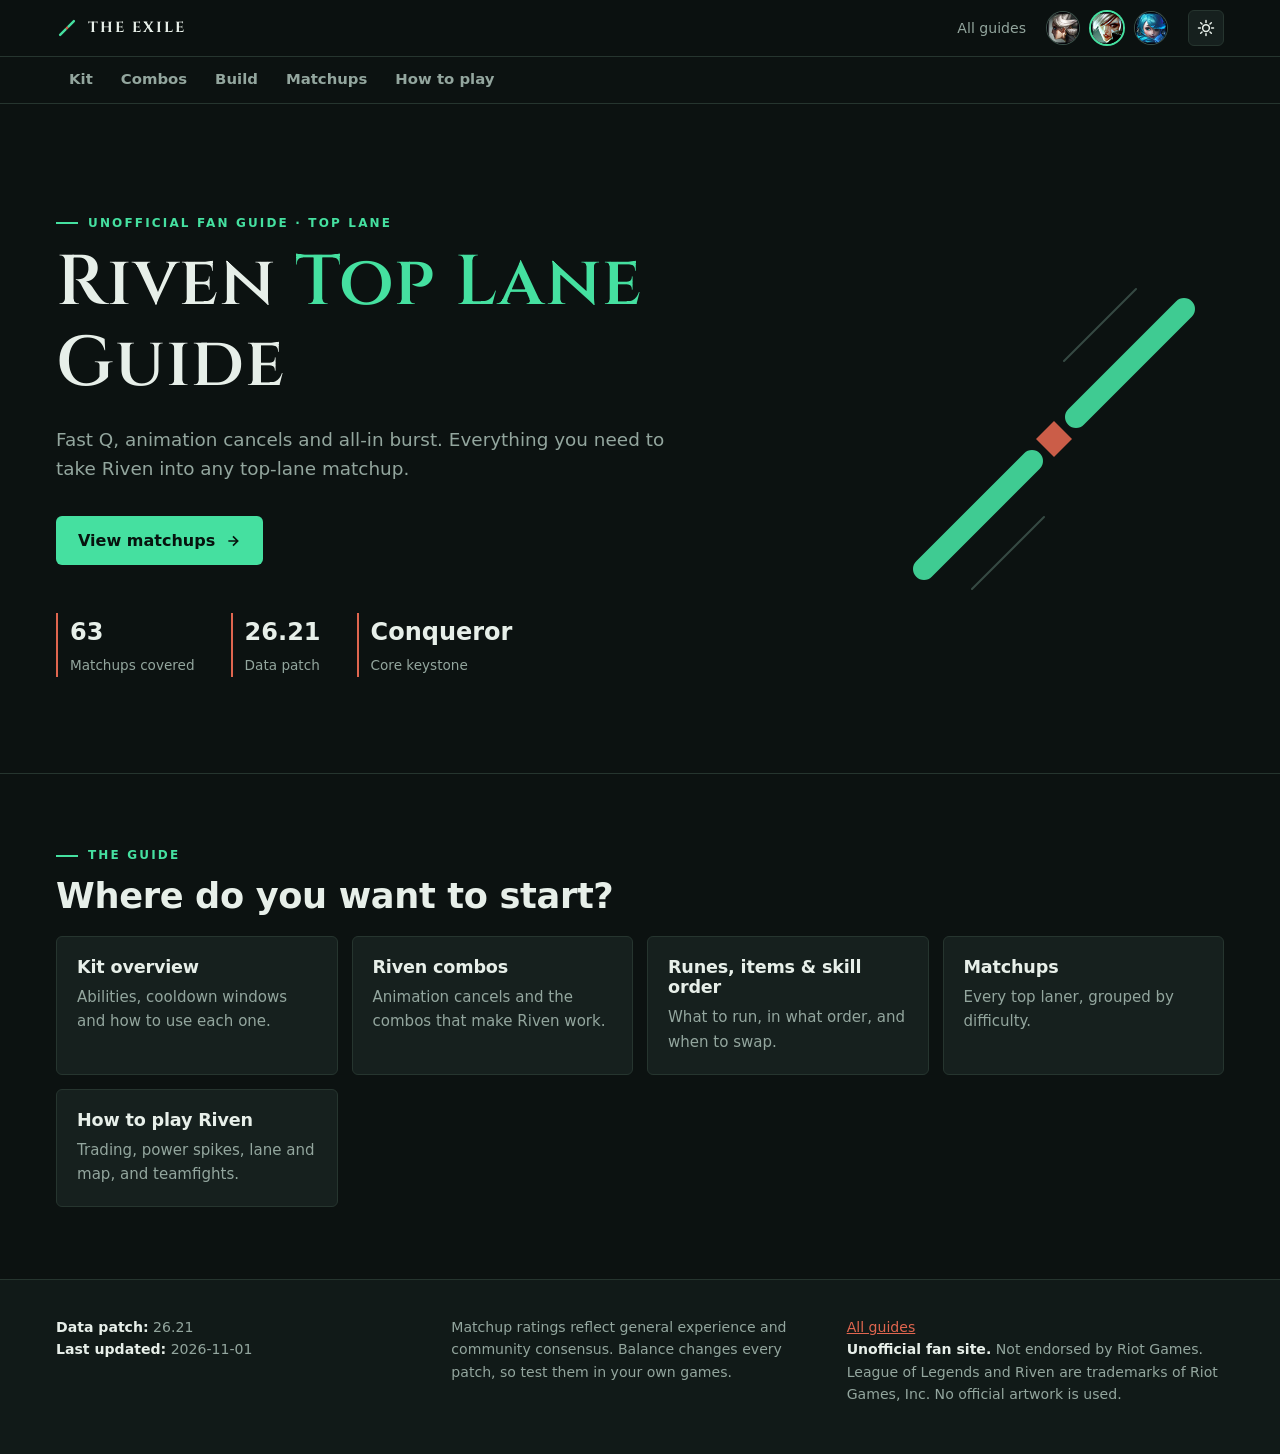
<file: index.html>
<!doctype html>
<html lang="en" data-theme="dark">
<head>
<meta charset="utf-8">
<meta name="viewport" content="width=device-width, initial-scale=1">
<title>Riven Top Guide</title>
<meta name="description" content="A Riven top lane guide: runes, build, combos and a difficulty board for every matchup with setup, lane plan and win condition.">
<meta name="theme-color" content="#0c1211">
<!-- Preview card for links shared on Discord, Reddit, Twitter/X -->
<meta property="og:type" content="website">
<meta property="og:url" content="https://holymolystar.github.io/riven-guide/">
<meta property="og:title" content="Riven Top Lane Guide">
<meta property="og:description" content="Runes, build, combos and every top-lane matchup for Riven.">
<meta property="og:image" content="https://holymolystar.github.io/riven-guide/og-image.png">
<meta property="og:image:width" content="1200">
<meta property="og:image:height" content="630">
<meta name="twitter:card" content="summary_large_image">
<meta name="twitter:image" content="https://holymolystar.github.io/riven-guide/og-image.png">
<meta name="twitter:title" content="Riven Top Lane Guide">
<meta name="twitter:description" content="Runes, build, combos and every top-lane matchup for Riven.">
<link rel="icon" type="image/svg+xml" href="data:image/svg+xml,%3Csvg xmlns='http://www.w3.org/2000/svg' viewBox='0 0 64 64'%3E%3Crect width='64' height='64' rx='12' fill='%230c1211'/%3E%3Cpath d='M14 50 L28 36 M36 28 L50 14' stroke='%2345e0a0' stroke-width='7' stroke-linecap='round'/%3E%3C/svg%3E">
<link rel="stylesheet" href="https://fonts.googleapis.com/css2?family=Cinzel:wght@600;700&display=swap">
<script>try{var t=localStorage.getItem("guides-theme");if(t)document.documentElement.dataset.theme=t}catch(e){}</script>
<link rel="stylesheet" href="guide.css">
</head>
<body>
<header class="topbar">
  <div class="wrap">
    <a class="brand" href="./"><span class="brand-mark" aria-hidden="true"><svg viewBox="0 0 32 32"><path d="M6 26 L14 18 M18 14 L26 6" stroke="var(--accent)" stroke-width="3.5" stroke-linecap="round"/><path d="M16 13.6 L18.4 16 L16 18.4 L13.6 16 Z" fill="var(--accent-2)"/></svg></span> THE EXILE</a>
    <nav class="nav">
      <a class="all-guides" href="../hub/">All guides</a><div class="champ-links" role="group" aria-label="Switch champion guide"><a href="../camille-guide/" aria-label="Camille guide" title="Camille guide"><img src="icons/camille.png" width="32" height="32" alt=""></a><a href="../riven-guide/" aria-label="Riven guide" title="Riven guide" aria-current="page"><img src="icons/riven.png" width="32" height="32" alt=""></a><a href="../gwen-guide/" aria-label="Gwen guide" title="Gwen guide"><img src="icons/gwen.png" width="32" height="32" alt=""></a></div>
      <button class="icon-btn" id="themeToggle" type="button" aria-label="Toggle light and dark mode" title="Toggle theme">
        <svg width="18" height="18" viewBox="0 0 24 24" fill="none" stroke="currentColor" stroke-width="2" stroke-linecap="round"><circle cx="12" cy="12" r="4.5"/><path d="M12 2v2.5M12 19.5V22M2 12h2.5M19.5 12H22M4.9 4.9l1.8 1.8M17.3 17.3l1.8 1.8M4.9 19.1l1.8-1.8M17.3 6.7l1.8-1.8"/></svg>
      </button>
    </nav>
  </div>
</header>
<nav class="subnav" aria-label="Guide pages"><div class="wrap"><a href="kit.html">Kit</a><a href="combos.html">Combos</a><a href="build.html">Build</a><a href="matchups.html">Matchups</a><a href="how-to-play.html">How to play</a></div></nav>
<main id="top" class="">
<section class="hero">
    <div class="hero-grid" aria-hidden="true"></div>
    <!-- Hero emblem: the broken slash from the logo, scaled up -->
    <svg class="hero-blades" viewBox="0 0 400 400" aria-hidden="true" fill="none" stroke-linecap="round">
      <path d="M70 330 L178 222" stroke="var(--accent)" stroke-width="22"/>
      <path d="M222 178 L330 70" stroke="var(--accent)" stroke-width="22"/>
      <path d="M200 182 L218 200 L200 218 L182 200 Z" fill="var(--accent-2)" stroke="none"/>
      <path d="M118 350 L190 278 M210 122 L282 50" stroke="var(--line-strong)" stroke-width="2"/>
    </svg>
    <div class="wrap" style="position:relative">
      <div class="eyebrow">Unofficial fan guide · Top lane</div>
      <h1>Riven <span>Top Lane</span> Guide</h1>
      <p>Fast Q, animation cancels and all-in burst. Everything you need to take Riven into any top-lane matchup.</p>
      <div style="display:flex;gap:12px;flex-wrap:wrap">
        <a class="btn" href="matchups.html">View matchups
          <svg width="16" height="16" viewBox="0 0 24 24" fill="none" stroke="currentColor" stroke-width="2.5"><path d="M5 12h14M12 5l7 7-7 7"/></svg>
        </a>
      </div>
      <div class="hero-stats">
        <div><b id="statCount">0</b><span>Matchups covered</span></div>
        <div><b id="statPatch">-</b><span>Data patch</span></div>
        <div><b>Conqueror</b><span>Core keystone</span></div>
      </div>
    </div>
  </section>
<section><div class="wrap"><div class="eyebrow">The guide</div><h2>Where do you want to start?</h2><div class="page-cards" style="margin-top:20px"><a class="page-card" href="kit.html"><h3>Kit overview</h3><p>Abilities, cooldown windows and how to use each one.</p></a><a class="page-card" href="combos.html"><h3>Riven combos</h3><p>Animation cancels and the combos that make Riven work.</p></a><a class="page-card" href="build.html"><h3>Runes, items &amp; skill order</h3><p>What to run, in what order, and when to swap.</p></a><a class="page-card" href="matchups.html"><h3>Matchups</h3><p>Every top laner, grouped by difficulty.</p></a><a class="page-card" href="how-to-play.html"><h3>How to play Riven</h3><p>Trading, power spikes, lane and map, and teamfights.</p></a></div></div></section>
</main>
<script>(()=>{const h=location.hash.slice(1),m={kit:"kit.html",combos:"combos.html",build:"build.html",matchups:"matchups.html",quick:"matchups.html",tips:"how-to-play.html"};if(m[h])location.replace(m[h])})()</script>
<footer>
  <div class="wrap">
    <div><b>Data patch:</b> <span id="footPatch"></span><br><b>Last updated:</b> <span id="footUpdated"></span></div>
    <div>Matchup ratings reflect general experience and community consensus. Balance changes every patch, so test them in your own games.</div>
    <div><a href="../hub/">All guides</a><br><b>Unofficial fan site.</b> Not endorsed by Riot Games. League of Legends and Riven are trademarks of Riot Games, Inc. No official artwork is used.</div>
  </div>
</footer>
<script src="guide.js"></script>
<script>(()=>{const c=document.querySelector(".subnav [aria-current]");if(c)c.parentElement.scrollLeft=c.offsetLeft-c.parentElement.offsetLeft-16})()</script>
</body>
</html>
</file>
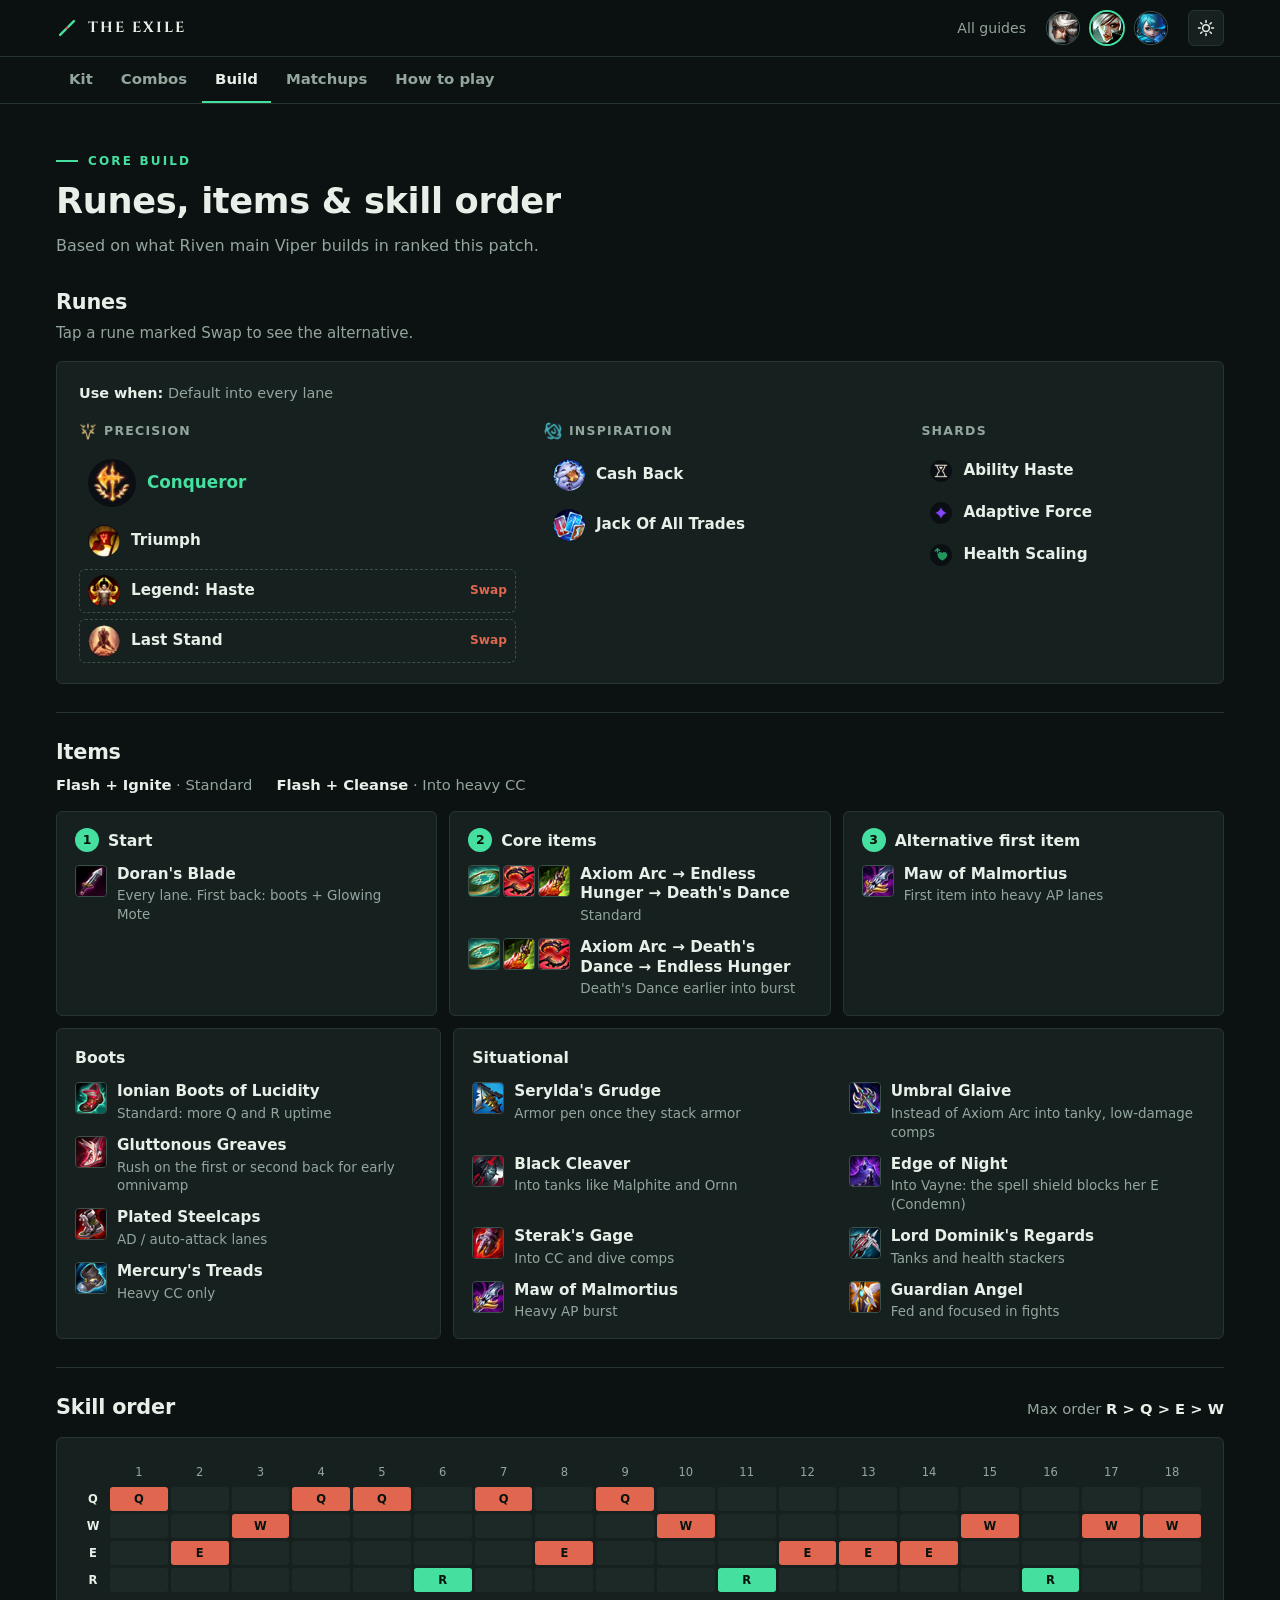
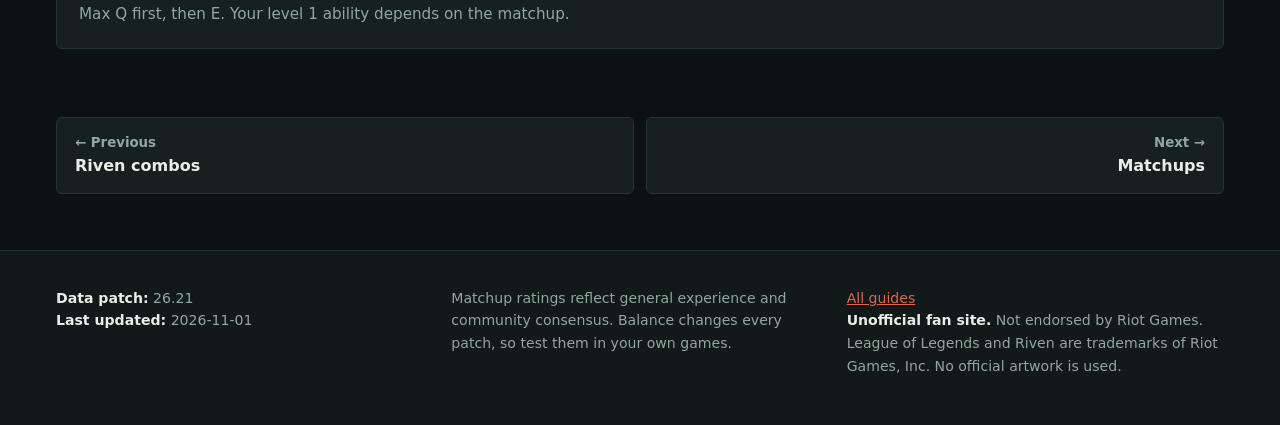
<file: build.html>
<!doctype html>
<html lang="en" data-theme="dark">
<head>
<meta charset="utf-8">
<meta name="viewport" content="width=device-width, initial-scale=1">
<title>Runes, items &amp; skill order · Riven Top Guide</title>
<meta name="description" content="What to run, in what order, and when to swap.">
<meta name="theme-color" content="#0c1211">
<!-- Preview card for links shared on Discord, Reddit, Twitter/X -->
<meta property="og:type" content="website">
<meta property="og:url" content="https://holymolystar.github.io/riven-guide/build.html">
<meta property="og:title" content="Riven Top Lane Guide">
<meta property="og:description" content="Runes, build, combos and every top-lane matchup for Riven.">
<meta property="og:image" content="https://holymolystar.github.io/riven-guide/og-image.png">
<meta property="og:image:width" content="1200">
<meta property="og:image:height" content="630">
<meta name="twitter:card" content="summary_large_image">
<meta name="twitter:image" content="https://holymolystar.github.io/riven-guide/og-image.png">
<meta name="twitter:title" content="Riven Top Lane Guide">
<meta name="twitter:description" content="Runes, build, combos and every top-lane matchup for Riven.">
<link rel="icon" type="image/svg+xml" href="data:image/svg+xml,%3Csvg xmlns='http://www.w3.org/2000/svg' viewBox='0 0 64 64'%3E%3Crect width='64' height='64' rx='12' fill='%230c1211'/%3E%3Cpath d='M14 50 L28 36 M36 28 L50 14' stroke='%2345e0a0' stroke-width='7' stroke-linecap='round'/%3E%3C/svg%3E">
<link rel="stylesheet" href="https://fonts.googleapis.com/css2?family=Cinzel:wght@600;700&display=swap">
<script>try{var t=localStorage.getItem("guides-theme");if(t)document.documentElement.dataset.theme=t}catch(e){}</script>
<link rel="stylesheet" href="guide.css">
</head>
<body>
<header class="topbar">
  <div class="wrap">
    <a class="brand" href="./"><span class="brand-mark" aria-hidden="true"><svg viewBox="0 0 32 32"><path d="M6 26 L14 18 M18 14 L26 6" stroke="var(--accent)" stroke-width="3.5" stroke-linecap="round"/><path d="M16 13.6 L18.4 16 L16 18.4 L13.6 16 Z" fill="var(--accent-2)"/></svg></span> THE EXILE</a>
    <nav class="nav">
      <a class="all-guides" href="../hub/">All guides</a><div class="champ-links" role="group" aria-label="Switch champion guide"><a href="../camille-guide/" aria-label="Camille guide" title="Camille guide"><img src="icons/camille.png" width="32" height="32" alt=""></a><a href="../riven-guide/" aria-label="Riven guide" title="Riven guide" aria-current="page"><img src="icons/riven.png" width="32" height="32" alt=""></a><a href="../gwen-guide/" aria-label="Gwen guide" title="Gwen guide"><img src="icons/gwen.png" width="32" height="32" alt=""></a></div>
      <button class="icon-btn" id="themeToggle" type="button" aria-label="Toggle light and dark mode" title="Toggle theme">
        <svg width="18" height="18" viewBox="0 0 24 24" fill="none" stroke="currentColor" stroke-width="2" stroke-linecap="round"><circle cx="12" cy="12" r="4.5"/><path d="M12 2v2.5M12 19.5V22M2 12h2.5M19.5 12H22M4.9 4.9l1.8 1.8M17.3 17.3l1.8 1.8M4.9 19.1l1.8-1.8M17.3 6.7l1.8-1.8"/></svg>
      </button>
    </nav>
  </div>
</header>
<nav class="subnav" aria-label="Guide pages"><div class="wrap"><a href="kit.html">Kit</a><a href="combos.html">Combos</a><a href="build.html" aria-current="page">Build</a><a href="matchups.html">Matchups</a><a href="how-to-play.html">How to play</a></div></nav>
<main id="top" class="page">
<section id="build">
    <div class="wrap">
      <div class="eyebrow">Core build</div>
      <h2>Runes, items &amp; skill order</h2>
      <p class="section-lead" id="buildLead">Based on what Riven main Viper builds in ranked this patch.</p>
      <div id="buildGrid"></div>
    </div>
  </section>
<div class="wrap"><nav class="pager" aria-label="Previous and next page"><a href="combos.html"><small>← Previous</small>Riven combos</a><a class="next" href="matchups.html"><small>Next →</small>Matchups</a></nav></div>
</main>

<footer>
  <div class="wrap">
    <div><b>Data patch:</b> <span id="footPatch"></span><br><b>Last updated:</b> <span id="footUpdated"></span></div>
    <div>Matchup ratings reflect general experience and community consensus. Balance changes every patch, so test them in your own games.</div>
    <div><a href="../hub/">All guides</a><br><b>Unofficial fan site.</b> Not endorsed by Riot Games. League of Legends and Riven are trademarks of Riot Games, Inc. No official artwork is used.</div>
  </div>
</footer>
<script src="guide.js"></script>
<script>(()=>{const c=document.querySelector(".subnav [aria-current]");if(c)c.parentElement.scrollLeft=c.offsetLeft-c.parentElement.offsetLeft-16})()</script>
</body>
</html>
</file>
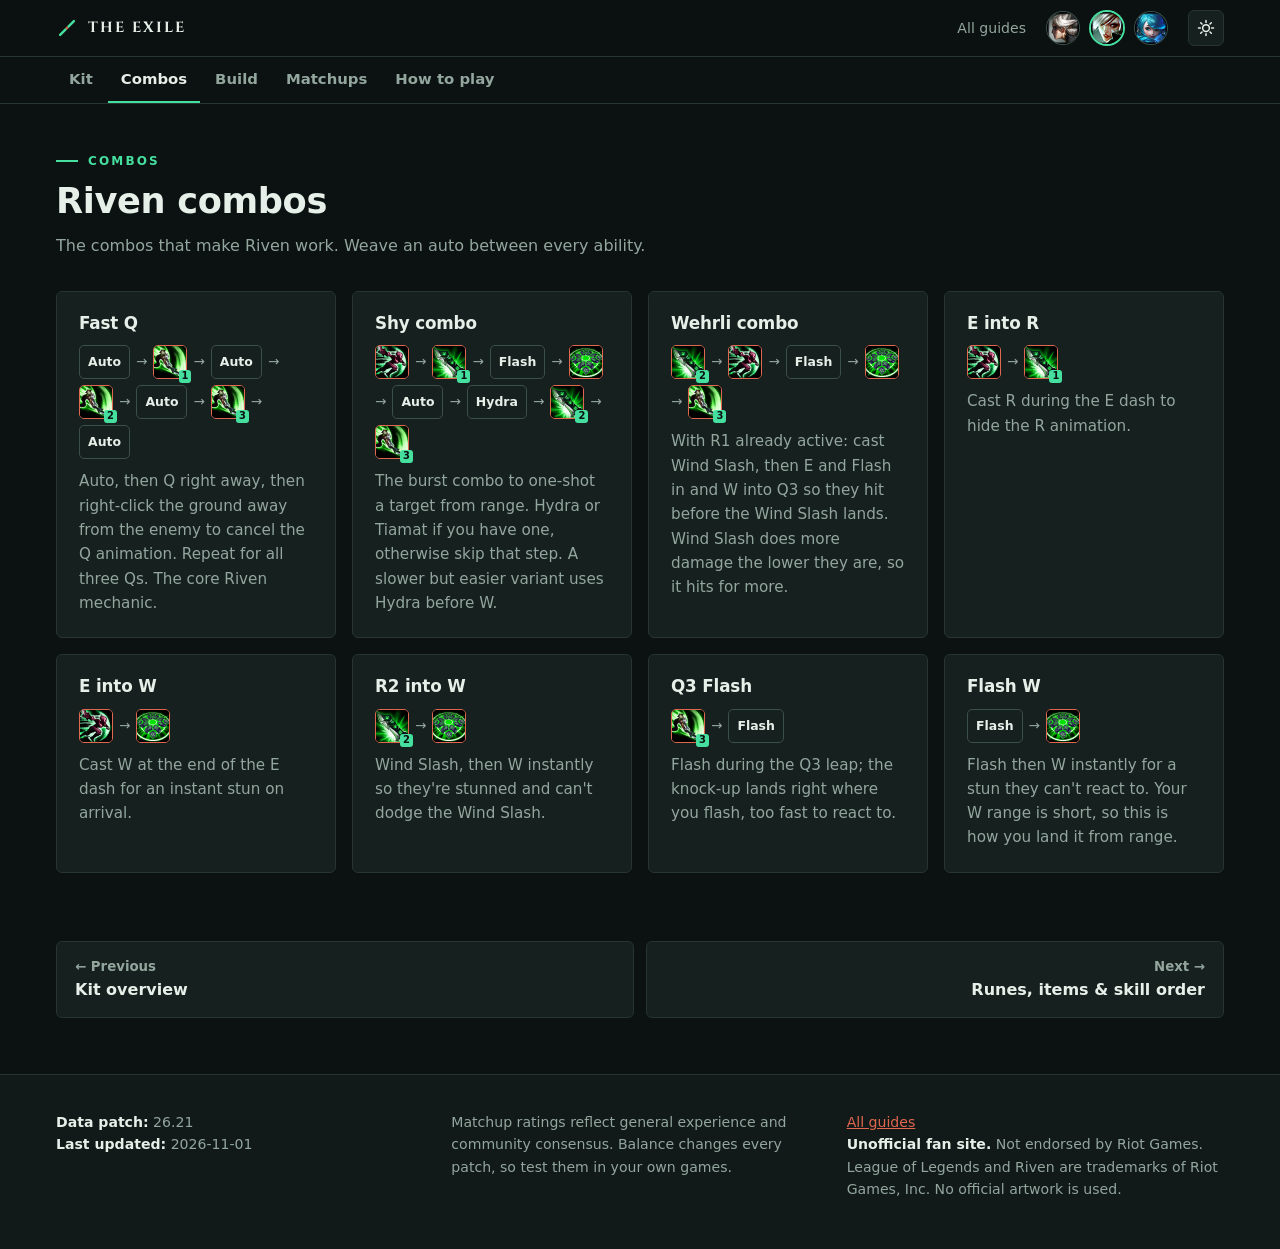
<file: combos.html>
<!doctype html>
<html lang="en" data-theme="dark">
<head>
<meta charset="utf-8">
<meta name="viewport" content="width=device-width, initial-scale=1">
<title>Riven combos · Riven Top Guide</title>
<meta name="description" content="Animation cancels and the combos that make Riven work.">
<meta name="theme-color" content="#0c1211">
<!-- Preview card for links shared on Discord, Reddit, Twitter/X -->
<meta property="og:type" content="website">
<meta property="og:url" content="https://holymolystar.github.io/riven-guide/combos.html">
<meta property="og:title" content="Riven Top Lane Guide">
<meta property="og:description" content="Runes, build, combos and every top-lane matchup for Riven.">
<meta property="og:image" content="https://holymolystar.github.io/riven-guide/og-image.png">
<meta property="og:image:width" content="1200">
<meta property="og:image:height" content="630">
<meta name="twitter:card" content="summary_large_image">
<meta name="twitter:image" content="https://holymolystar.github.io/riven-guide/og-image.png">
<meta name="twitter:title" content="Riven Top Lane Guide">
<meta name="twitter:description" content="Runes, build, combos and every top-lane matchup for Riven.">
<link rel="icon" type="image/svg+xml" href="data:image/svg+xml,%3Csvg xmlns='http://www.w3.org/2000/svg' viewBox='0 0 64 64'%3E%3Crect width='64' height='64' rx='12' fill='%230c1211'/%3E%3Cpath d='M14 50 L28 36 M36 28 L50 14' stroke='%2345e0a0' stroke-width='7' stroke-linecap='round'/%3E%3C/svg%3E">
<link rel="stylesheet" href="https://fonts.googleapis.com/css2?family=Cinzel:wght@600;700&display=swap">
<script>try{var t=localStorage.getItem("guides-theme");if(t)document.documentElement.dataset.theme=t}catch(e){}</script>
<link rel="stylesheet" href="guide.css">
</head>
<body>
<header class="topbar">
  <div class="wrap">
    <a class="brand" href="./"><span class="brand-mark" aria-hidden="true"><svg viewBox="0 0 32 32"><path d="M6 26 L14 18 M18 14 L26 6" stroke="var(--accent)" stroke-width="3.5" stroke-linecap="round"/><path d="M16 13.6 L18.4 16 L16 18.4 L13.6 16 Z" fill="var(--accent-2)"/></svg></span> THE EXILE</a>
    <nav class="nav">
      <a class="all-guides" href="../hub/">All guides</a><div class="champ-links" role="group" aria-label="Switch champion guide"><a href="../camille-guide/" aria-label="Camille guide" title="Camille guide"><img src="icons/camille.png" width="32" height="32" alt=""></a><a href="../riven-guide/" aria-label="Riven guide" title="Riven guide" aria-current="page"><img src="icons/riven.png" width="32" height="32" alt=""></a><a href="../gwen-guide/" aria-label="Gwen guide" title="Gwen guide"><img src="icons/gwen.png" width="32" height="32" alt=""></a></div>
      <button class="icon-btn" id="themeToggle" type="button" aria-label="Toggle light and dark mode" title="Toggle theme">
        <svg width="18" height="18" viewBox="0 0 24 24" fill="none" stroke="currentColor" stroke-width="2" stroke-linecap="round"><circle cx="12" cy="12" r="4.5"/><path d="M12 2v2.5M12 19.5V22M2 12h2.5M19.5 12H22M4.9 4.9l1.8 1.8M17.3 17.3l1.8 1.8M4.9 19.1l1.8-1.8M17.3 6.7l1.8-1.8"/></svg>
      </button>
    </nav>
  </div>
</header>
<nav class="subnav" aria-label="Guide pages"><div class="wrap"><a href="kit.html">Kit</a><a href="combos.html" aria-current="page">Combos</a><a href="build.html">Build</a><a href="matchups.html">Matchups</a><a href="how-to-play.html">How to play</a></div></nav>
<main id="top" class="page">
<section id="combos">
    <div class="wrap">
      <div class="eyebrow">Combos</div>
      <h2>Riven combos</h2>
      <p class="section-lead">The combos that make Riven work. Weave an auto between every ability.</p>
      <div class="tips" id="comboGrid"></div>
      <div class="tips dodge-grid" id="dodgeGrid"></div>
    </div>
  </section>
<div class="wrap"><nav class="pager" aria-label="Previous and next page"><a href="kit.html"><small>← Previous</small>Kit overview</a><a class="next" href="build.html"><small>Next →</small>Runes, items &amp; skill order</a></nav></div>
</main>

<footer>
  <div class="wrap">
    <div><b>Data patch:</b> <span id="footPatch"></span><br><b>Last updated:</b> <span id="footUpdated"></span></div>
    <div>Matchup ratings reflect general experience and community consensus. Balance changes every patch, so test them in your own games.</div>
    <div><a href="../hub/">All guides</a><br><b>Unofficial fan site.</b> Not endorsed by Riot Games. League of Legends and Riven are trademarks of Riot Games, Inc. No official artwork is used.</div>
  </div>
</footer>
<script src="guide.js"></script>
<script>(()=>{const c=document.querySelector(".subnav [aria-current]");if(c)c.parentElement.scrollLeft=c.offsetLeft-c.parentElement.offsetLeft-16})()</script>
</body>
</html>
</file>
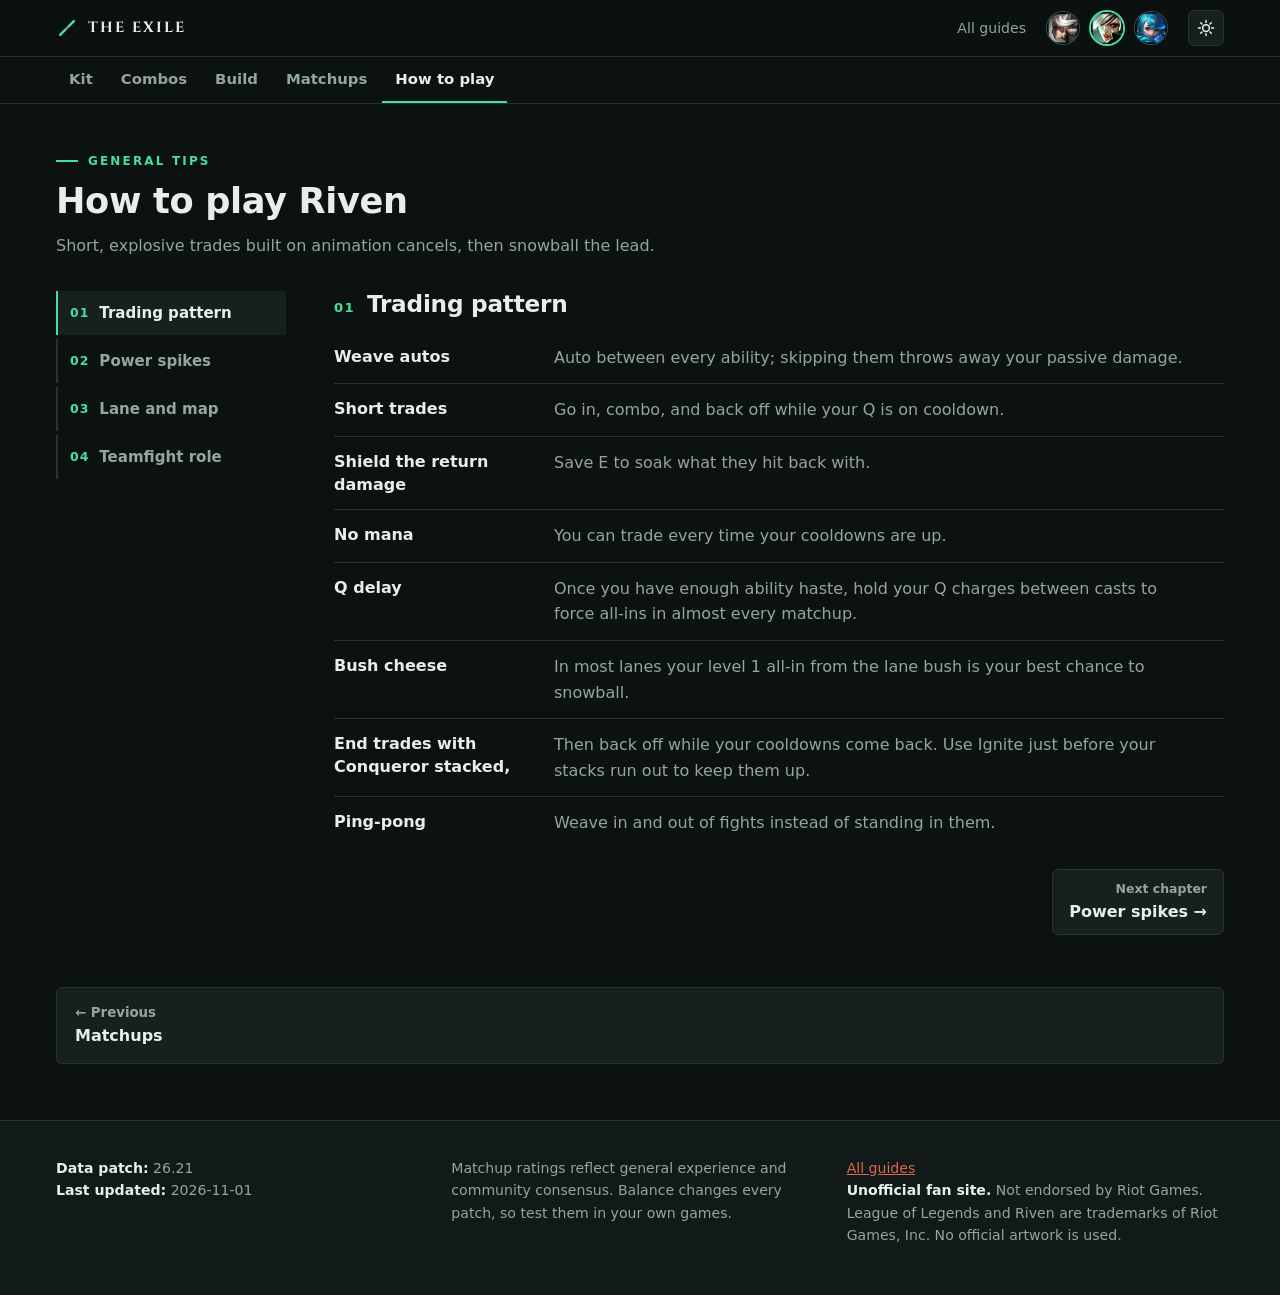
<file: how-to-play.html>
<!doctype html>
<html lang="en" data-theme="dark">
<head>
<meta charset="utf-8">
<meta name="viewport" content="width=device-width, initial-scale=1">
<title>How to play Riven · Riven Top Guide</title>
<meta name="description" content="Trading, power spikes, lane and map, and teamfights.">
<meta name="theme-color" content="#0c1211">
<!-- Preview card for links shared on Discord, Reddit, Twitter/X -->
<meta property="og:type" content="website">
<meta property="og:url" content="https://holymolystar.github.io/riven-guide/how-to-play.html">
<meta property="og:title" content="Riven Top Lane Guide">
<meta property="og:description" content="Runes, build, combos and every top-lane matchup for Riven.">
<meta property="og:image" content="https://holymolystar.github.io/riven-guide/og-image.png">
<meta property="og:image:width" content="1200">
<meta property="og:image:height" content="630">
<meta name="twitter:card" content="summary_large_image">
<meta name="twitter:image" content="https://holymolystar.github.io/riven-guide/og-image.png">
<meta name="twitter:title" content="Riven Top Lane Guide">
<meta name="twitter:description" content="Runes, build, combos and every top-lane matchup for Riven.">
<link rel="icon" type="image/svg+xml" href="data:image/svg+xml,%3Csvg xmlns='http://www.w3.org/2000/svg' viewBox='0 0 64 64'%3E%3Crect width='64' height='64' rx='12' fill='%230c1211'/%3E%3Cpath d='M14 50 L28 36 M36 28 L50 14' stroke='%2345e0a0' stroke-width='7' stroke-linecap='round'/%3E%3C/svg%3E">
<link rel="stylesheet" href="https://fonts.googleapis.com/css2?family=Cinzel:wght@600;700&display=swap">
<script>try{var t=localStorage.getItem("guides-theme");if(t)document.documentElement.dataset.theme=t}catch(e){}</script>
<link rel="stylesheet" href="guide.css">
</head>
<body>
<header class="topbar">
  <div class="wrap">
    <a class="brand" href="./"><span class="brand-mark" aria-hidden="true"><svg viewBox="0 0 32 32"><path d="M6 26 L14 18 M18 14 L26 6" stroke="var(--accent)" stroke-width="3.5" stroke-linecap="round"/><path d="M16 13.6 L18.4 16 L16 18.4 L13.6 16 Z" fill="var(--accent-2)"/></svg></span> THE EXILE</a>
    <nav class="nav">
      <a class="all-guides" href="../hub/">All guides</a><div class="champ-links" role="group" aria-label="Switch champion guide"><a href="../camille-guide/" aria-label="Camille guide" title="Camille guide"><img src="icons/camille.png" width="32" height="32" alt=""></a><a href="../riven-guide/" aria-label="Riven guide" title="Riven guide" aria-current="page"><img src="icons/riven.png" width="32" height="32" alt=""></a><a href="../gwen-guide/" aria-label="Gwen guide" title="Gwen guide"><img src="icons/gwen.png" width="32" height="32" alt=""></a></div>
      <button class="icon-btn" id="themeToggle" type="button" aria-label="Toggle light and dark mode" title="Toggle theme">
        <svg width="18" height="18" viewBox="0 0 24 24" fill="none" stroke="currentColor" stroke-width="2" stroke-linecap="round"><circle cx="12" cy="12" r="4.5"/><path d="M12 2v2.5M12 19.5V22M2 12h2.5M19.5 12H22M4.9 4.9l1.8 1.8M17.3 17.3l1.8 1.8M4.9 19.1l1.8-1.8M17.3 6.7l1.8-1.8"/></svg>
      </button>
    </nav>
  </div>
</header>
<nav class="subnav" aria-label="Guide pages"><div class="wrap"><a href="kit.html">Kit</a><a href="combos.html">Combos</a><a href="build.html">Build</a><a href="matchups.html">Matchups</a><a href="how-to-play.html" aria-current="page">How to play</a></div></nav>
<main id="top" class="page">
<section id="tips">
    <div class="wrap">
      <div class="eyebrow">General tips</div>
      <h2>How to play Riven</h2>
      <p class="section-lead">Short, explosive trades built on animation cancels, then snowball the lead.</p>
      <div class="p-layout"><div class="p-rail" role="tablist" aria-label="Chapters" aria-orientation="vertical"><button type="button" role="tab" id="tab-trading-pattern" data-ch="trading-pattern" aria-controls="trading-pattern" aria-selected="true" tabindex="0"><span>01</span>Trading pattern</button><button type="button" role="tab" id="tab-power-spikes" data-ch="power-spikes" aria-controls="power-spikes" aria-selected="false" tabindex="-1"><span>02</span>Power spikes</button><button type="button" role="tab" id="tab-lane-and-map" data-ch="lane-and-map" aria-controls="lane-and-map" aria-selected="false" tabindex="-1"><span>03</span>Lane and map</button><button type="button" role="tab" id="tab-teamfight-role" data-ch="teamfight-role" aria-controls="teamfight-role" aria-selected="false" tabindex="-1"><span>04</span>Teamfight role</button></div><div><div class="p-ch" id="trading-pattern" role="tabpanel" aria-labelledby="tab-trading-pattern"><h3><span>01</span>Trading pattern</h3><ul class="p-rules"><li class="p-rule"><b>Weave autos</b><p>Auto between every ability; skipping them throws away your passive damage.</p></li>
<li class="p-rule"><b>Short trades</b><p>Go in, combo, and back off while your Q is on cooldown.</p></li>
<li class="p-rule"><b>Shield the return damage</b><p>Save E to soak what they hit back with.</p></li>
<li class="p-rule"><b>No mana</b><p>You can trade every time your cooldowns are up.</p></li>
<li class="p-rule"><b>Q delay</b><p>Once you have enough ability haste, hold your Q charges between casts to force all-ins in almost every matchup.</p></li>
<li class="p-rule"><b>Bush cheese</b><p>In most lanes your level 1 all-in from the lane bush is your best chance to snowball.</p></li>
<li class="p-rule"><b>End trades with Conqueror stacked,</b><p>Then back off while your cooldowns come back. Use Ignite just before your stacks run out to keep them up.</p></li>
<li class="p-rule"><b>Ping-pong</b><p>Weave in and out of fights instead of standing in them.</p></li>
</ul><button type="button" class="p-next" data-go="power-spikes"><small>Next chapter</small>Power spikes →</button></div>
<div class="p-ch" id="power-spikes" role="tabpanel" aria-labelledby="tab-power-spikes" hidden><h3><span>02</span>Power spikes</h3><ul class="p-rules"><li class="p-rule"><b>Level 3</b><p>All three basic abilities unlock your real trades.</p></li>
<li class="p-rule"><b>Level 6</b><p>Your R is your biggest spike. Force fights in the window when your R is back up.</p></li>
<li class="p-rule"><b>Axiom Arc</b><p>More R uptime for skirmishes and split pushing.</p></li>
<li class="p-rule"><b>Q timing</b><p>The charges reset if you wait too long, so don't hold them.</p></li>
<li class="p-rule"><b>First back</b><p>Boots and a Glowing Mote for an early spike; early boots also fill Jack Of All Trades.</p></li>
</ul><button type="button" class="p-next" data-go="lane-and-map"><small>Next chapter</small>Lane and map →</button></div>
<div class="p-ch" id="lane-and-map" role="tabpanel" aria-labelledby="tab-lane-and-map" hidden><h3><span>03</span>Lane and map</h3><ul class="p-rules"><li class="p-rule"><b>Play for the early lead</b><p>Riven snowballs harder than most top laners.</p></li>
<li class="p-rule"><b>Hop walls with Q3</b><p>To escape or to cut through the jungle.</p></li>
<li class="p-rule"><b>Don't overcommit</b><p>When your E and Q are both down.</p></li>
</ul><button type="button" class="p-next" data-go="teamfight-role"><small>Next chapter</small>Teamfight role →</button></div>
<div class="p-ch" id="teamfight-role" role="tabpanel" aria-labelledby="tab-teamfight-role" hidden><h3><span>04</span>Teamfight role</h3><ul class="p-rules"><li class="p-rule"><b>Wait for their CC</b><p>Let key stuns and displacements go out before you commit.</p></li>
<li class="p-rule"><b>Shield first</b><p>Use E to take the first piece of CC or burst.</p></li>
<li class="p-rule"><b>Flank</b><p>Come in from an angle, not the front.</p></li>
<li class="p-rule"><b>Save Wind Slash</b><p>For low-health targets; it hits harder the lower they are.</p></li>
</ul></div>
</div></div>
      </div>
    </div>
  </section>
<div class="wrap"><nav class="pager" aria-label="Previous and next page"><a href="matchups.html"><small>← Previous</small>Matchups</a></nav></div>
</main>

<footer>
  <div class="wrap">
    <div><b>Data patch:</b> <span id="footPatch"></span><br><b>Last updated:</b> <span id="footUpdated"></span></div>
    <div>Matchup ratings reflect general experience and community consensus. Balance changes every patch, so test them in your own games.</div>
    <div><a href="../hub/">All guides</a><br><b>Unofficial fan site.</b> Not endorsed by Riot Games. League of Legends and Riven are trademarks of Riot Games, Inc. No official artwork is used.</div>
  </div>
</footer>
<script src="guide.js"></script>
<script>(()=>{const c=document.querySelector(".subnav [aria-current]");if(c)c.parentElement.scrollLeft=c.offsetLeft-c.parentElement.offsetLeft-16})()</script>
</body>
</html>
</file>
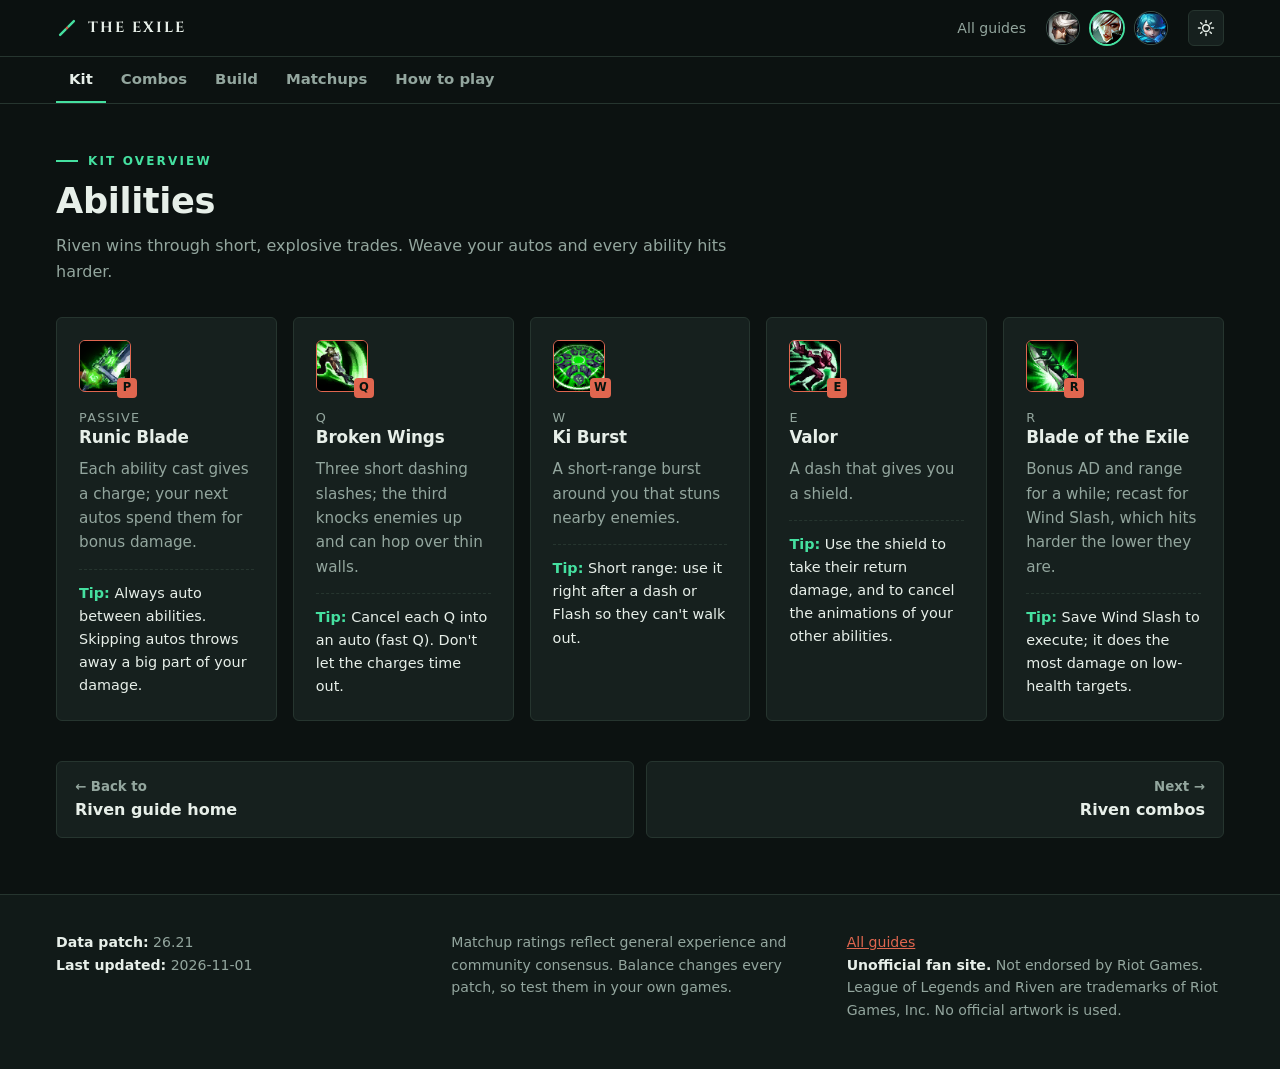
<file: kit.html>
<!doctype html>
<html lang="en" data-theme="dark">
<head>
<meta charset="utf-8">
<meta name="viewport" content="width=device-width, initial-scale=1">
<title>Kit overview · Riven Top Guide</title>
<meta name="description" content="Abilities, cooldown windows and how to use each one.">
<meta name="theme-color" content="#0c1211">
<!-- Preview card for links shared on Discord, Reddit, Twitter/X -->
<meta property="og:type" content="website">
<meta property="og:url" content="https://holymolystar.github.io/riven-guide/kit.html">
<meta property="og:title" content="Riven Top Lane Guide">
<meta property="og:description" content="Runes, build, combos and every top-lane matchup for Riven.">
<meta property="og:image" content="https://holymolystar.github.io/riven-guide/og-image.png">
<meta property="og:image:width" content="1200">
<meta property="og:image:height" content="630">
<meta name="twitter:card" content="summary_large_image">
<meta name="twitter:image" content="https://holymolystar.github.io/riven-guide/og-image.png">
<meta name="twitter:title" content="Riven Top Lane Guide">
<meta name="twitter:description" content="Runes, build, combos and every top-lane matchup for Riven.">
<link rel="icon" type="image/svg+xml" href="data:image/svg+xml,%3Csvg xmlns='http://www.w3.org/2000/svg' viewBox='0 0 64 64'%3E%3Crect width='64' height='64' rx='12' fill='%230c1211'/%3E%3Cpath d='M14 50 L28 36 M36 28 L50 14' stroke='%2345e0a0' stroke-width='7' stroke-linecap='round'/%3E%3C/svg%3E">
<link rel="stylesheet" href="https://fonts.googleapis.com/css2?family=Cinzel:wght@600;700&display=swap">
<script>try{var t=localStorage.getItem("guides-theme");if(t)document.documentElement.dataset.theme=t}catch(e){}</script>
<link rel="stylesheet" href="guide.css">
</head>
<body>
<header class="topbar">
  <div class="wrap">
    <a class="brand" href="./"><span class="brand-mark" aria-hidden="true"><svg viewBox="0 0 32 32"><path d="M6 26 L14 18 M18 14 L26 6" stroke="var(--accent)" stroke-width="3.5" stroke-linecap="round"/><path d="M16 13.6 L18.4 16 L16 18.4 L13.6 16 Z" fill="var(--accent-2)"/></svg></span> THE EXILE</a>
    <nav class="nav">
      <a class="all-guides" href="../hub/">All guides</a><div class="champ-links" role="group" aria-label="Switch champion guide"><a href="../camille-guide/" aria-label="Camille guide" title="Camille guide"><img src="icons/camille.png" width="32" height="32" alt=""></a><a href="../riven-guide/" aria-label="Riven guide" title="Riven guide" aria-current="page"><img src="icons/riven.png" width="32" height="32" alt=""></a><a href="../gwen-guide/" aria-label="Gwen guide" title="Gwen guide"><img src="icons/gwen.png" width="32" height="32" alt=""></a></div>
      <button class="icon-btn" id="themeToggle" type="button" aria-label="Toggle light and dark mode" title="Toggle theme">
        <svg width="18" height="18" viewBox="0 0 24 24" fill="none" stroke="currentColor" stroke-width="2" stroke-linecap="round"><circle cx="12" cy="12" r="4.5"/><path d="M12 2v2.5M12 19.5V22M2 12h2.5M19.5 12H22M4.9 4.9l1.8 1.8M17.3 17.3l1.8 1.8M4.9 19.1l1.8-1.8M17.3 6.7l1.8-1.8"/></svg>
      </button>
    </nav>
  </div>
</header>
<nav class="subnav" aria-label="Guide pages"><div class="wrap"><a href="kit.html" aria-current="page">Kit</a><a href="combos.html">Combos</a><a href="build.html">Build</a><a href="matchups.html">Matchups</a><a href="how-to-play.html">How to play</a></div></nav>
<main id="top" class="page">
<section id="kit">
    <div class="wrap">
      <div class="eyebrow">Kit overview</div>
      <h2>Abilities</h2>
      <p class="section-lead">Riven wins through short, explosive trades. Weave your autos and every ability hits harder.</p>
      <div class="grid" id="kitGrid"></div>
    </div>
  </section>
<div class="wrap"><nav class="pager" aria-label="Previous and next page"><a href="./"><small>← Back to</small>Riven guide home</a><a class="next" href="combos.html"><small>Next →</small>Riven combos</a></nav></div>
</main>

<footer>
  <div class="wrap">
    <div><b>Data patch:</b> <span id="footPatch"></span><br><b>Last updated:</b> <span id="footUpdated"></span></div>
    <div>Matchup ratings reflect general experience and community consensus. Balance changes every patch, so test them in your own games.</div>
    <div><a href="../hub/">All guides</a><br><b>Unofficial fan site.</b> Not endorsed by Riot Games. League of Legends and Riven are trademarks of Riot Games, Inc. No official artwork is used.</div>
  </div>
</footer>
<script src="guide.js"></script>
<script>(()=>{const c=document.querySelector(".subnav [aria-current]");if(c)c.parentElement.scrollLeft=c.offsetLeft-c.parentElement.offsetLeft-16})()</script>
</body>
</html>
</file>
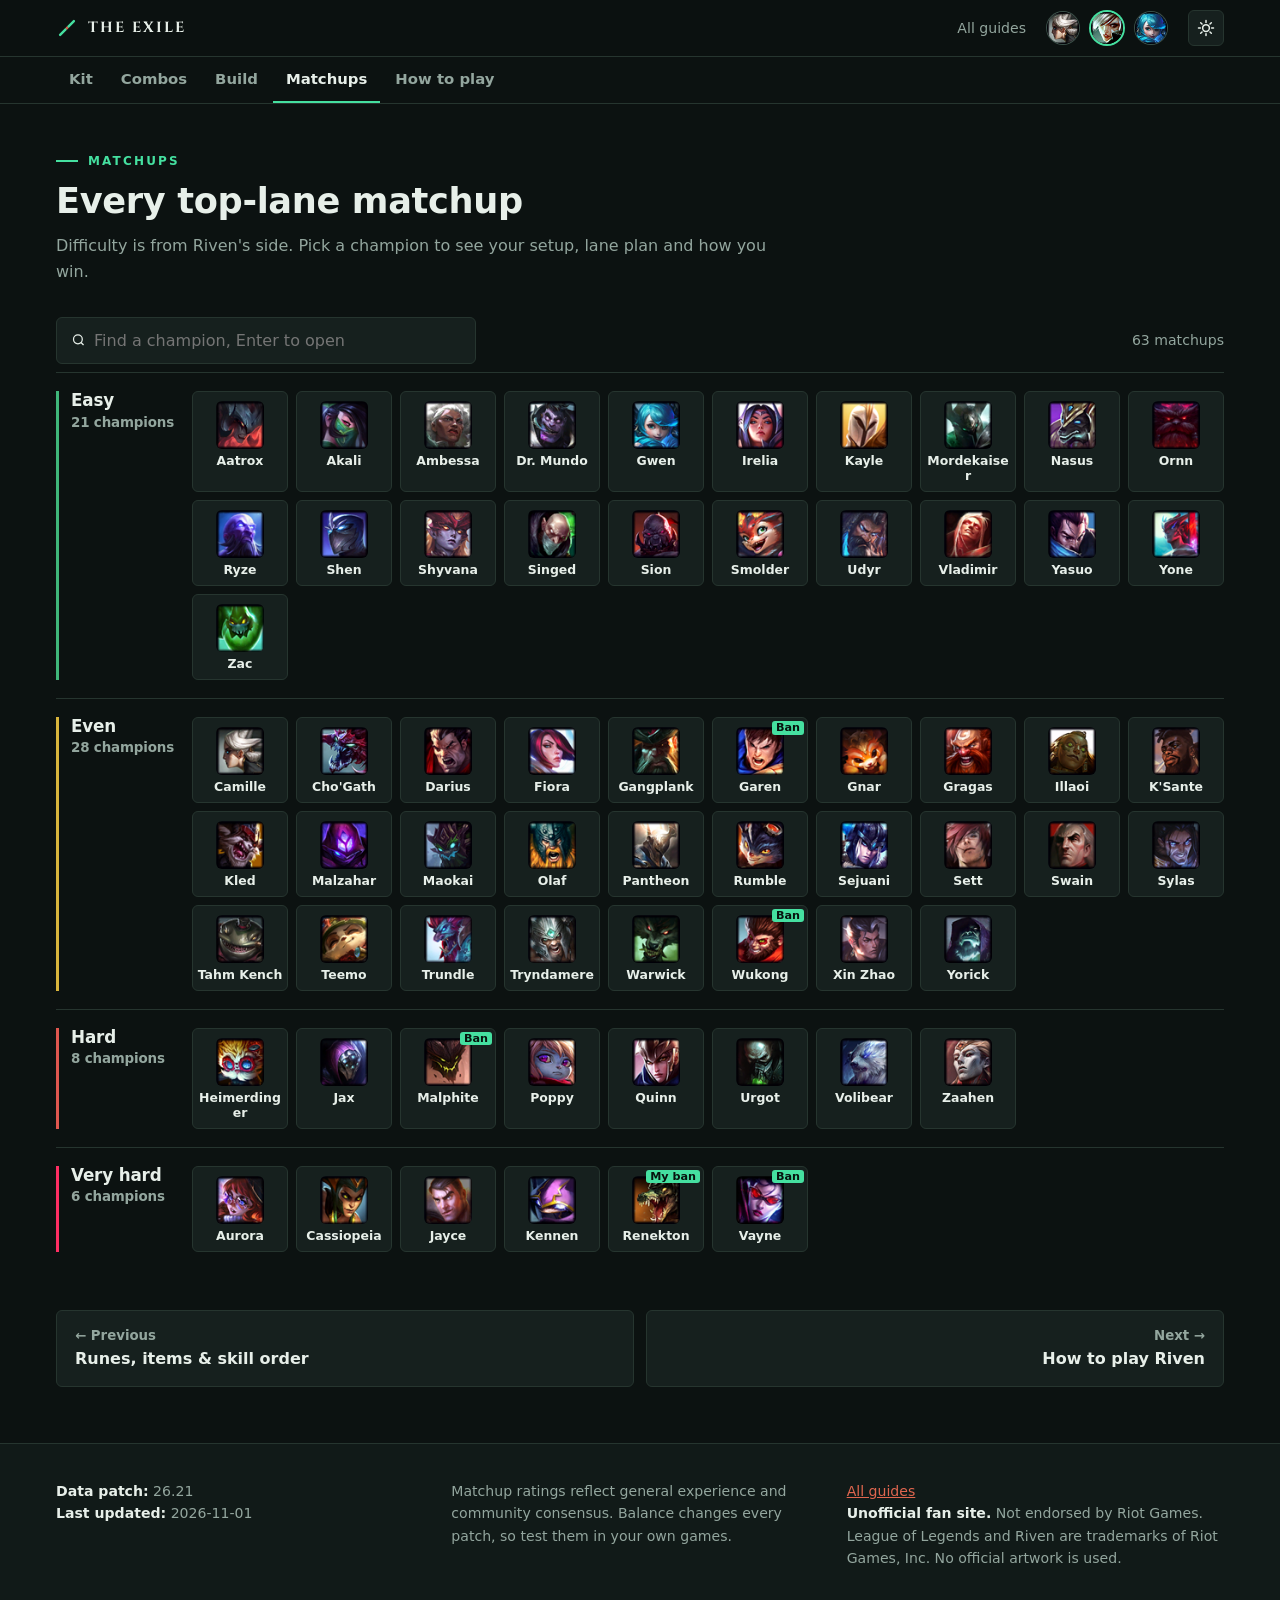
<file: matchups.html>
<!doctype html>
<html lang="en" data-theme="dark">
<head>
<meta charset="utf-8">
<meta name="viewport" content="width=device-width, initial-scale=1">
<title>Matchups · Riven Top Guide</title>
<meta name="description" content="Every top laner, grouped by difficulty.">
<meta name="theme-color" content="#0c1211">
<!-- Preview card for links shared on Discord, Reddit, Twitter/X -->
<meta property="og:type" content="website">
<meta property="og:url" content="https://holymolystar.github.io/riven-guide/matchups.html">
<meta property="og:title" content="Riven Top Lane Guide">
<meta property="og:description" content="Runes, build, combos and every top-lane matchup for Riven.">
<meta property="og:image" content="https://holymolystar.github.io/riven-guide/og-image.png">
<meta property="og:image:width" content="1200">
<meta property="og:image:height" content="630">
<meta name="twitter:card" content="summary_large_image">
<meta name="twitter:image" content="https://holymolystar.github.io/riven-guide/og-image.png">
<meta name="twitter:title" content="Riven Top Lane Guide">
<meta name="twitter:description" content="Runes, build, combos and every top-lane matchup for Riven.">
<link rel="icon" type="image/svg+xml" href="data:image/svg+xml,%3Csvg xmlns='http://www.w3.org/2000/svg' viewBox='0 0 64 64'%3E%3Crect width='64' height='64' rx='12' fill='%230c1211'/%3E%3Cpath d='M14 50 L28 36 M36 28 L50 14' stroke='%2345e0a0' stroke-width='7' stroke-linecap='round'/%3E%3C/svg%3E">
<link rel="stylesheet" href="https://fonts.googleapis.com/css2?family=Cinzel:wght@600;700&display=swap">
<script>try{var t=localStorage.getItem("guides-theme");if(t)document.documentElement.dataset.theme=t}catch(e){}</script>
<link rel="stylesheet" href="guide.css">
</head>
<body>
<header class="topbar">
  <div class="wrap">
    <a class="brand" href="./"><span class="brand-mark" aria-hidden="true"><svg viewBox="0 0 32 32"><path d="M6 26 L14 18 M18 14 L26 6" stroke="var(--accent)" stroke-width="3.5" stroke-linecap="round"/><path d="M16 13.6 L18.4 16 L16 18.4 L13.6 16 Z" fill="var(--accent-2)"/></svg></span> THE EXILE</a>
    <nav class="nav">
      <a class="all-guides" href="../hub/">All guides</a><div class="champ-links" role="group" aria-label="Switch champion guide"><a href="../camille-guide/" aria-label="Camille guide" title="Camille guide"><img src="icons/camille.png" width="32" height="32" alt=""></a><a href="../riven-guide/" aria-label="Riven guide" title="Riven guide" aria-current="page"><img src="icons/riven.png" width="32" height="32" alt=""></a><a href="../gwen-guide/" aria-label="Gwen guide" title="Gwen guide"><img src="icons/gwen.png" width="32" height="32" alt=""></a></div>
      <button class="icon-btn" id="themeToggle" type="button" aria-label="Toggle light and dark mode" title="Toggle theme">
        <svg width="18" height="18" viewBox="0 0 24 24" fill="none" stroke="currentColor" stroke-width="2" stroke-linecap="round"><circle cx="12" cy="12" r="4.5"/><path d="M12 2v2.5M12 19.5V22M2 12h2.5M19.5 12H22M4.9 4.9l1.8 1.8M17.3 17.3l1.8 1.8M4.9 19.1l1.8-1.8M17.3 6.7l1.8-1.8"/></svg>
      </button>
    </nav>
  </div>
</header>
<nav class="subnav" aria-label="Guide pages"><div class="wrap"><a href="kit.html">Kit</a><a href="combos.html">Combos</a><a href="build.html">Build</a><a href="matchups.html" aria-current="page">Matchups</a><a href="how-to-play.html">How to play</a></div></nav>
<main id="top" class="page">
<section id="matchups">
    <div class="wrap">
      <div class="eyebrow">Matchups</div>
      <h2>Every top-lane matchup</h2>
      <p class="section-lead">Difficulty is from Riven's side. Pick a champion to see your setup, lane plan and how you win.</p>

      <div class="mt-tools">
        <label class="search mt-search">
          <svg width="16" height="16" viewBox="0 0 24 24" fill="none" stroke="currentColor" stroke-width="2" aria-hidden="true"><circle cx="11" cy="11" r="7"/><path d="M20 20l-4-4"/></svg>
          <input id="mtSearch" type="search" placeholder="Find a champion, Enter to open" aria-label="Find a champion" autocomplete="off" spellcheck="false">
        </label>
        <span class="mt-count" id="mtCount" role="status"></span>
      </div>
      <div id="mtBoard"></div>
    </div>
  </section>
<div class="wrap"><nav class="pager" aria-label="Previous and next page"><a href="build.html"><small>← Previous</small>Runes, items &amp; skill order</a><a class="next" href="how-to-play.html"><small>Next →</small>How to play Riven</a></nav></div>
</main>
<dialog class="mt-drawer" id="mtDrawer" aria-labelledby="mtName"><div class="mt-sheet" id="mtSheet"></div></dialog>
<footer>
  <div class="wrap">
    <div><b>Data patch:</b> <span id="footPatch"></span><br><b>Last updated:</b> <span id="footUpdated"></span></div>
    <div>Matchup ratings reflect general experience and community consensus. Balance changes every patch, so test them in your own games.</div>
    <div><a href="../hub/">All guides</a><br><b>Unofficial fan site.</b> Not endorsed by Riot Games. League of Legends and Riven are trademarks of Riot Games, Inc. No official artwork is used.</div>
  </div>
</footer>
<script src="guide.js"></script>
<script>(()=>{const c=document.querySelector(".subnav [aria-current]");if(c)c.parentElement.scrollLeft=c.offsetLeft-c.parentElement.offsetLeft-16})()</script>
</body>
</html>
</file>
<file: guide.css>
:root {
    --bg: #0f1419;
    --bg-2: #161d25;
    --surface: #1b232d;
    --surface-2: #222c38;
    --line: #2f3b49;
    --line-strong: #46556a;
    --text: #e6ebf0;
    --text-dim: #9aa7b6;
    --steel: #b9c4d0;
    --accent: #d8b25a;
    --accent-2: #4fd1e0;
    --accent-ink: #11161c;
    --easy: #3fb67a;
    --even: #d9b53c;
    --hard: #e0574f;
    --vhard: #ff2e63;
    --shadow: 0 10px 30px rgba(0,0,0,.35);
    --radius: 6px;
    color-scheme: dark;
  }
  :root[data-theme="light"] {
    --bg: #eef1f5;
    --bg-2: #e3e8ee;
    --surface: #ffffff;
    --surface-2: #f4f6f9;
    --line: #d3dae3;
    --line-strong: #aeb9c7;
    --text: #18202a;
    --text-dim: #566375;
    --steel: #5b6878;
    --accent: #a77a14;
    --accent-2: #0b8a99;
    --accent-ink: #ffffff;
    --easy: #1f8f57;
    --even: #a8820b;
    --hard: #c23a32;
    --vhard: #b0103d;
    --shadow: 0 10px 30px rgba(20,30,45,.10);
    color-scheme: light;
  }
  @media (prefers-color-scheme: light) {
    :root:not([data-theme="dark"]) {
      --bg: #eef1f5; --bg-2: #e3e8ee; --surface: #ffffff; --surface-2: #f4f6f9;
      --line: #d3dae3; --line-strong: #aeb9c7; --text: #18202a; --text-dim: #566375;
      --steel: #5b6878; --accent: #a77a14; --accent-2: #0b8a99; --accent-ink: #ffffff;
      --easy: #1f8f57; --even: #a8820b; --hard: #c23a32; --vhard: #b0103d;
      --shadow: 0 10px 30px rgba(20,30,45,.10);
      color-scheme: light;
    }
  }

  * { box-sizing: border-box; }
  html { scroll-behavior: smooth; }
  body {
    margin: 0;
    background: var(--bg);
    color: var(--text);
    font: 16px/1.6 "Inter", "Segoe UI", system-ui, -apple-system, Roboto, Helvetica, Arial, sans-serif;
    -webkit-font-smoothing: antialiased;
  }
  a { color: var(--accent-2); }
  .wrap { max-width: 1200px; margin: 0 auto; padding: 0 16px; }
  .wrap.wide { max-width: 1480px; }
  section { padding: 72px 0; border-top: 1px solid var(--line); }
  h1, h2, h3 { line-height: 1.15; letter-spacing: -.01em; margin: 0; }
  h2 { font-size: clamp(1.6rem, 3vw, 2.2rem); }
  .eyebrow {
    font-size: .75rem; font-weight: 700; letter-spacing: .18em; text-transform: uppercase;
    color: var(--accent); margin-bottom: 10px; display: flex; align-items: center; gap: 10px;
  }
  .eyebrow::before { content: ""; width: 22px; height: 2px; background: var(--accent); }
  .section-lead { color: var(--text-dim); max-width: 70ch; margin: 12px 0 32px; }

  /* Top bar */
  .topbar {
    position: sticky; top: 0; z-index: 50;
    background: color-mix(in srgb, var(--bg) 85%, transparent);
    backdrop-filter: blur(10px);
    border-bottom: 1px solid var(--line);
  }
  .topbar .wrap { display: flex; align-items: center; justify-content: space-between; height: 56px; gap: 12px; }
  .brand { display: flex; align-items: center; gap: 10px; font-weight: 700; letter-spacing: .04em; color: var(--text); text-decoration: none; }
  .brand-mark { width: 22px; height: 22px; position: relative; }
  .brand-mark::before, .brand-mark::after {
    content: ""; position: absolute; inset: 0; border: 2px solid var(--accent); transform: rotate(45deg);
  }
  .brand-mark::after { inset: 6px; background: var(--accent-2); border: 0; }
  .nav { display: flex; gap: 18px; align-items: center; }
  .nav a { color: var(--text-dim); text-decoration: none; font-size: .9rem; transition: color .2s; }
  .nav a:hover { color: var(--text); }
  .nav a.nav-cta { color: var(--accent-ink); background: var(--accent); font-weight: 700; padding: 6px 12px; border-radius: var(--radius); }
  .nav a.nav-cta:hover { color: var(--accent-ink); filter: brightness(1.08); }
  @media (max-width: 760px) { .nav a.nav-cta { display: inline-block; font-size: .8rem; padding: 5px 10px; } }
  .toplane-banner { margin-top: 28px; display: flex; align-items: center; justify-content: space-between; gap: 20px; flex-wrap: wrap;
    padding: 24px; border: 1px solid var(--accent); border-radius: var(--radius); text-decoration: none; color: var(--text);
    background: linear-gradient(135deg, color-mix(in srgb, var(--accent) 14%, var(--surface)), var(--surface)); }
  .toplane-banner h3 { font-size: 1.2rem; }
  .toplane-banner p { color: var(--text-dim); margin: 8px 0 0; max-width: 60ch; }
  .toplane-banner:hover { box-shadow: var(--shadow); }
  @media (max-width: 760px) { .nav a { display: none; } }
  .icon-btn {
    background: var(--surface); color: var(--text); border: 1px solid var(--line);
    width: 36px; height: 36px; border-radius: var(--radius); cursor: pointer; display: grid; place-items: center;
    transition: border-color .2s, transform .2s;
  }
  .icon-btn:hover { border-color: var(--accent); }

  /* Hero */
  .hero { position: relative; overflow: hidden; padding: 110px 0 96px; border-top: 0; }
  .hero-grid {
    position: absolute; inset: 0; pointer-events: none; opacity: .5;
    background-image:
      linear-gradient(var(--line) 1px, transparent 1px),
      linear-gradient(90deg, var(--line) 1px, transparent 1px);
    background-size: 48px 48px;
    mask-image: radial-gradient(ellipse at 70% 40%, #000 0%, transparent 70%);
    -webkit-mask-image: radial-gradient(ellipse at 70% 40%, #000 0%, transparent 70%);
  }
  .hero-blades { position: absolute; right: -60px; top: 40px; width: 520px; height: 520px; pointer-events: none; }
  @media (max-width: 900px) { .hero-blades { opacity: .25; right: -200px; } }
  .hero h1 { font-size: clamp(2.4rem, 6vw, 4.4rem); font-weight: 800; max-width: 14ch; }
  .hero h1 span { color: var(--accent); }
  .hero p { color: var(--text-dim); font-size: 1.15rem; max-width: 52ch; margin: 20px 0 32px; }
  .btn {
    display: inline-flex; align-items: center; gap: 10px; cursor: pointer;
    background: var(--accent); color: var(--accent-ink); border: 0; font: inherit; font-weight: 700;
    padding: 12px 22px; border-radius: var(--radius); text-decoration: none;
    clip-path: polygon(0 0, calc(100% - 12px) 0, 100% 12px, 100% 100%, 12px 100%, 0 calc(100% - 12px));
    transition: transform .2s, filter .2s;
  }
  .btn:hover { transform: translateY(-2px); filter: brightness(1.08); }
  .btn.ghost {
    background: transparent; color: var(--text); border: 1px solid var(--line-strong); clip-path: none;
  }
  .btn.ghost:hover { border-color: var(--accent-2); color: var(--accent-2); }
  .hero-stats { display: flex; gap: 36px; margin-top: 48px; flex-wrap: wrap; }
  .hero-stats div { border-left: 2px solid var(--accent-2); padding-left: 12px; }
  .hero-stats b { display: block; font-size: 1.5rem; }
  .hero-stats span { color: var(--text-dim); font-size: .85rem; }

  /* Cards */
  .grid { display: grid; gap: 16px; grid-template-columns: repeat(auto-fit, minmax(210px, 1fr)); }
  .card {
    background: var(--surface); border: 1px solid var(--line); border-radius: var(--radius);
    padding: 22px; position: relative; transition: border-color .25s, transform .25s, box-shadow .25s;
  }
  .card::after {
    content: ""; position: absolute; top: -1px; right: -1px; width: 18px; height: 18px;
    border-top: 2px solid var(--accent); border-right: 2px solid var(--accent); opacity: 0; transition: opacity .25s;
  }
  .card:hover { border-color: var(--line-strong); transform: translateY(-3px); box-shadow: var(--shadow); }
  .card:hover::after { opacity: 1; }
  .key {
    width: 40px; height: 40px; display: grid; place-items: center; font-weight: 800; color: var(--accent-2);
    border: 1.5px solid var(--accent-2); transform: rotate(45deg); margin: 6px 0 18px 4px;
  }
  .key span { transform: rotate(-45deg); }
  /* Icons (embedded Data Dragon art) */
  .ability { position: relative; width: 52px; height: 52px; margin: 0 0 16px; }
  .ability img { width: 52px; height: 52px; border-radius: 6px; border: 1.5px solid var(--accent-2); display: block; }
  .ability b {
    position: absolute; right: -6px; bottom: -6px; min-width: 20px; height: 20px; padding: 0 4px;
    display: grid; place-items: center; font-size: .72rem; border-radius: 4px;
    background: var(--accent-2); color: var(--accent-ink);
  }
  .ico { display: inline-block; vertical-align: middle; border-radius: 4px; border: 1px solid var(--line-strong); flex: none; }
  .ico-champ { width: 30px; height: 30px; margin-right: 10px; }
  .ico-item { width: 22px; height: 22px; margin-right: 6px; }
  .champ-name { display: inline-flex; align-items: center; }
  .item-label { display: flex; align-items: center; flex-wrap: wrap; gap: 2px 0; }
  .card h3 { font-size: 1.05rem; }
  .card .sub { color: var(--text-dim); font-size: .8rem; text-transform: uppercase; letter-spacing: .1em; }
  .card p { color: var(--text-dim); margin: 10px 0 0; font-size: .95rem; }
  .card .tip { margin-top: 14px; padding-top: 12px; border-top: 1px dashed var(--line); font-size: .9rem; color: var(--text); }
  .card .tip b { color: var(--accent); }

  /* Build */
  .build-grid { display: grid; gap: 16px; grid-template-columns: repeat(auto-fit, minmax(280px, 1fr)); }
  .build-card h3 { font-size: 1rem; margin-bottom: 12px; display: flex; justify-content: space-between; gap: 8px; }
  .build-card h3 small { color: var(--text-dim); font-weight: 500; font-size: .8rem; }
  .chips { display: flex; flex-wrap: wrap; gap: 8px; }
  .chip {
    background: var(--surface-2); border: 1px solid var(--line); padding: 5px 10px; border-radius: 4px; font-size: .88rem;
  }
  .chip.primary { border-color: var(--accent); color: var(--accent); }
  b.ks { display: inline-flex; align-items: center; gap: 6px; }
  .ico-rune { width: 22px; height: 22px; border-radius: 50%; background: #0b0f14; flex: none; }
  .rune-chip { display: inline-flex; align-items: center; gap: 6px; }
  button.rune-chip { font: inherit; color: inherit; cursor: pointer; border-style: dashed; }
  button.rune-chip:hover, button.rune-chip:focus-visible { border-color: var(--accent-2); }
  button.rune-chip.swapped { border-style: solid; border-color: var(--accent-2); color: var(--accent-2); }
  .rune-chip .swap { font-size: .75rem; color: var(--accent-2); font-weight: 800; }
  .rune-note { margin: 0 0 8px !important; font-size: .85rem; color: var(--text-dim); }
  .rune-note b { color: var(--text); }
  .rune-hint { margin: 0 0 12px !important; font-size: .78rem; color: var(--text-dim); font-style: italic; }
  .rune-chip img { width: 20px; height: 20px; border-radius: 50%; background: #0b0f14; }
  .rune-chip.primary img { width: 28px; height: 28px; }
  .card .sub.tree { display: flex; align-items: center; gap: 6px; }
  .card .sub.tree img { width: 18px; height: 18px; }
  .list { margin: 0; padding: 0; list-style: none; }
  .list li { padding: 8px 0; border-bottom: 1px solid var(--line); display: flex; justify-content: space-between; gap: 12px; font-size: .92rem; }
  .list li:last-child { border-bottom: 0; }
  .list.stack li { flex-direction: column; gap: 2px; }
  .list.stack li span { text-align: left; }
  .list li span { color: var(--text-dim); text-align: right; }
  .skill-order { display: grid; grid-template-columns: 28px repeat(18, minmax(18px, 1fr)); gap: 3px; font-size: .72rem; overflow-x: auto; }
  .skill-order div { height: 24px; display: grid; place-items: center; border-radius: 3px; background: var(--surface-2); color: var(--text-dim); }
  .skill-order .lbl { background: transparent; color: var(--text); font-weight: 700; }
  .skill-order .on { background: var(--accent-2); color: var(--accent-ink); font-weight: 700; }
  .skill-order .on.r { background: var(--accent); }
  .skill-order .lvl { background: transparent; }
  .note { font-size: .85rem; color: var(--text-dim); margin-top: 12px; }
  .about { display: grid; gap: 28px; grid-template-columns: repeat(auto-fit, minmax(300px, 1fr)); align-items: center; }
  .proof { margin: 0; justify-self: center; max-width: 100%; }
  .proof img {
    display: block; max-width: 100%; height: auto; border-radius: var(--radius);
    border: 1px solid var(--line-strong); box-shadow: var(--shadow);
  }
  .proof figcaption { margin-top: 8px; font-size: .8rem; color: var(--text-dim); text-align: center; }
  /* Matchup table */
  .toolbar { display: flex; flex-wrap: wrap; gap: 12px; align-items: center; margin-bottom: 16px; }
  .search {
    flex: 1 1 240px; display: flex; align-items: center; gap: 8px;
    background: var(--surface); border: 1px solid var(--line); border-radius: var(--radius); padding: 0 12px;
    transition: border-color .2s;
  }
  .search:focus-within { border-color: var(--accent-2); }
  .search input { background: transparent; border: 0; outline: 0; color: var(--text); font: inherit; padding: 10px 0; width: 100%; }
  .seg { display: flex; border: 1px solid var(--line); border-radius: var(--radius); overflow: hidden; flex-wrap: wrap; }
  .seg button {
    background: var(--surface); color: var(--text-dim); border: 0; border-right: 1px solid var(--line);
    padding: 9px 14px; font: inherit; font-size: .88rem; cursor: pointer; transition: background .2s, color .2s;
    display: flex; align-items: center; gap: 6px;
  }
  .seg button:last-child { border-right: 0; }
  .seg button:hover { color: var(--text); }
  .seg button[aria-pressed="true"] { background: var(--surface-2); color: var(--text); box-shadow: inset 0 -2px 0 var(--accent); }
  .dot { width: 8px; height: 8px; border-radius: 50%; display: inline-block; }
  .dot.easy { background: var(--easy); } .dot.even { background: var(--even); } .dot.hard { background: var(--hard); }
  .dot.vhard { background: var(--vhard); box-shadow: 0 0 0 2px color-mix(in srgb, var(--vhard) 35%, transparent); }
  .meta-row { display: flex; justify-content: space-between; align-items: center; flex-wrap: wrap; gap: 8px; font-size: .85rem; color: var(--text-dim); margin-bottom: 10px; }
  .legend { display: flex; gap: 14px; flex-wrap: wrap; align-items: center; }
  .legend span { display: inline-flex; align-items: center; gap: 6px; }

  .table-wrap {
    border: 1px solid var(--line); border-radius: var(--radius); background: var(--surface);
    overflow: auto; max-height: 78vh; -webkit-overflow-scrolling: touch;
  }
  table { border-collapse: separate; border-spacing: 0; width: 100%; min-width: 1180px; font-size: .88rem; line-height: 1.5; }
  thead th {
    position: sticky; top: 0; z-index: 3; background: var(--surface-2); text-align: left;
    font-size: .74rem; letter-spacing: .08em; text-transform: uppercase; color: var(--steel);
    padding: 12px 14px; border-bottom: 1px solid var(--line-strong); white-space: nowrap; cursor: pointer; user-select: none;
  }
  thead th:hover { color: var(--text); }
  thead th .arrow { opacity: .35; margin-left: 4px; font-size: .7rem; }
  thead th[aria-sort="ascending"] .arrow, thead th[aria-sort="descending"] .arrow { opacity: 1; color: var(--accent); }
  thead th:first-child, tbody td:first-child { position: sticky; left: 0; }
  thead th:first-child { z-index: 4; }
  tbody td:first-child { background: var(--surface); z-index: 1; box-shadow: 1px 0 0 var(--line); }
  tbody td { padding: 12px 12px; border-bottom: 1px solid var(--line); vertical-align: top; }
  tbody tr.row { transition: background .15s; }
  tbody tr.row:hover td { background: var(--surface-2); }
  tbody tr.row:nth-child(even) td { background: color-mix(in srgb, var(--surface-2) 45%, var(--surface)); }
  tbody tr.row:nth-child(even):hover td { background: var(--surface-2); }
  .col-champ { min-width: 110px; font-weight: 700; white-space: nowrap; font-size: .95rem; }
  .col-wide { min-width: 200px; }
  .col-mid { min-width: 120px; }
  .col-narrow { white-space: nowrap; }
  .col-setup { min-width: 160px; }
  .col-tips { min-width: 290px; }
  .setup b { display: block; color: var(--text); }
  .setup span { display: block; color: var(--text-dim); font-size: .82rem; }
  .storm-plan {
    margin-bottom: 8px; padding: 6px 8px; border-left: 2px solid var(--accent-2); border-radius: 3px;
    background: color-mix(in srgb, var(--accent-2) 10%, transparent); font-size: .84rem;
  }
  .storm-plan b { color: var(--accent-2); }

  /* Champ-select quick view + difficulty chart */
  .quick-grid { display: grid; gap: 16px; grid-template-columns: repeat(auto-fit, minmax(300px, 1fr)); margin-bottom: 24px; }
  .quick { border-top: 2px solid var(--accent); scroll-margin-top: 72px; }
  .quick-label { display: block; font-size: .75rem; font-weight: 700; letter-spacing: .12em; text-transform: uppercase; color: var(--accent); margin-bottom: 8px; }
  .quick-input {
    width: 100%; font: inherit; font-size: 1.1rem; padding: 12px 14px; border-radius: var(--radius);
    background: var(--surface-2); color: var(--text); border: 1px solid var(--line-strong);
  }
  .quick-input:focus { outline: none; border-color: var(--accent-2); }
  .qempty { color: var(--text-dim); font-size: .92rem; margin: 14px 0 0; }
  .ban-list { list-style: none; margin: 12px 0 0; padding: 0; }
  .ban-list li + li { border-top: 1px solid var(--line); }
  .ban-list button { all: unset; box-sizing: border-box; width: 100%; display: flex; align-items: center; gap: 10px; padding: 8px 4px; cursor: pointer; border-radius: 6px; }
  .ban-list button:hover, .ban-list button:focus-visible { background: var(--surface-2); }
  .ban-list img { width: 30px; height: 30px; border-radius: 50%; }
  .ban-list .ban-name { font-weight: 700; flex: 1; }
  .ban-list .my-ban { font-size: .7rem; font-weight: 800; letter-spacing: .06em; text-transform: uppercase; color: var(--accent-ink); background: var(--accent); border-radius: 4px; padding: 2px 6px; }
  .qcard { margin-top: 16px; }
  .qhead { display: flex; align-items: center; gap: 14px; margin-bottom: 14px; }
  .qhead img { width: 56px; height: 56px; border-radius: 6px; border: 1px solid var(--line-strong); }
  .qhead h3 { font-size: 1.3rem; margin-bottom: 6px; }
  .qcard dl { margin: 0; display: grid; gap: 12px; }
  .qcard dt { font-size: .7rem; font-weight: 700; letter-spacing: .12em; text-transform: uppercase; color: var(--accent-2); margin-bottom: 2px; }
  .qcard dd { margin: 0; font-size: .98rem; }
  .qcard .setup-line { display: flex; flex-wrap: wrap; align-items: center; gap: 4px 10px; }
  .qmore { margin-top: 14px; display: flex; flex-wrap: wrap; gap: 8px; align-items: center; font-size: .85rem; color: var(--text-dim); }
  .linkbtn {
    background: none; border: 1px solid var(--line-strong); color: var(--text); font: inherit; font-size: .85rem;
    padding: 5px 10px; border-radius: var(--radius); cursor: pointer;
  }
  .linkbtn:hover { border-color: var(--accent-2); color: var(--accent-2); }
  .diff-chart h3 { font-size: 1rem; margin-bottom: 12px; }
  .bar-row {
    display: grid; grid-template-columns: 104px 1fr 28px; align-items: center; gap: 10px; width: 100%;
    background: none; border: 0; padding: 5px 0; color: var(--text); font: inherit; font-size: .88rem; cursor: pointer; text-align: left;
  }
  .bar-track { height: 14px; display: block; }
  .bar { display: block; height: 100%; min-width: 4px; border-radius: 0 4px 4px 0; transition: filter .15s; }
  .bar.easy { background: var(--easy); } .bar.even { background: var(--even); } .bar.hard { background: var(--hard); } .bar.vhard { background: var(--vhard); }
  .bar-val { font-weight: 700; text-align: right; color: var(--text); }
  .bar-label { color: var(--text-dim); white-space: nowrap; }
  .bar-row:hover .bar, .bar-row:focus-visible .bar { filter: brightness(1.15); }
  .bar-row:hover .bar-label { color: var(--text); }
  .bar-row[aria-pressed="true"] .bar-label { color: var(--text); font-weight: 700; }
  .diff { display: inline-flex; align-items: center; gap: 8px; font-weight: 700; white-space: nowrap; }
  .pips { display: inline-flex; gap: 3px; }
  .pips i { width: 7px; height: 14px; background: var(--line); transform: skewX(-15deg); }
  .diff.easy { color: var(--easy); } .diff.even { color: var(--even); } .diff.hard { color: var(--hard); }
  .diff.easy .pips i.f { background: var(--easy); }
  .diff.even .pips i.f { background: var(--even); }
  .diff.hard .pips i.f { background: var(--hard); }
  /* 5 = very hard: solid badge so it reads differently from 4 at a glance */
  .diff.vhard {
    color: #fff; background: var(--vhard); padding: 3px 9px 3px 7px; border-radius: 4px;
    text-transform: uppercase; letter-spacing: .04em; font-size: .8rem;
    box-shadow: 0 0 14px color-mix(in srgb, var(--vhard) 45%, transparent);
  }
  .diff.vhard .pips i { background: rgba(255,255,255,.3); }
  .diff.vhard .pips i.f { background: #fff; }
  tbody tr.row.vhard td:first-child { box-shadow: inset 3px 0 0 var(--vhard), 1px 0 0 var(--line); }
  .empty { padding: 40px; text-align: center; color: var(--text-dim); }

  /* Personal stats */

  /* Tips */
  .tips { display: grid; gap: 16px; grid-template-columns: repeat(auto-fit, minmax(260px, 1fr)); }
  .tips ul { margin: 10px 0 0; padding-left: 18px; color: var(--text-dim); font-size: .94rem; }
  .tips li { margin-bottom: 6px; }
  .tips li b { color: var(--text); }
  .tips .num { font-size: .8rem; font-weight: 800; color: var(--accent); letter-spacing: .1em; }

  /* Combos & dodges */
  .combo-seq { display: flex; flex-wrap: wrap; align-items: center; gap: 6px; margin: 12px 0 4px; }
  .combo-seq img { width: 34px; height: 34px; border-radius: 5px; border: 1.5px solid var(--accent-2); display: block; }
  .combo-seq .step { position: relative; }
  .combo-seq .step b { position: absolute; right: -4px; bottom: -4px; font-size: .62rem; background: var(--accent); color: var(--bg); border-radius: 3px; padding: 0 3px; line-height: 1.3; }
  .combo-seq .step-txt { border: 1px solid var(--line-strong); border-radius: 5px; padding: 6px 8px; font-size: .78rem; font-weight: 700; }
  .combo-seq .arr { color: var(--text-dim); font-size: .85rem; }
  .dodge-grid { margin-top: 28px; }
  .dodge-list { margin: 10px 0 0; padding: 0; list-style: none; }
  .dodge-list li { display: flex; gap: 10px; align-items: flex-start; padding: 7px 0; border-bottom: 1px solid var(--line); font-size: .9rem; color: var(--text-dim); }
  .dodge-list li:last-child { border-bottom: 0; }
  .dodge-list li img { width: 26px; height: 26px; border-radius: 50%; flex: none; }
  .dodge-list li b { color: var(--text); }
  footer { border-top: 1px solid var(--line); padding: 36px 0 48px; color: var(--text-dim); font-size: .88rem; background: var(--bg-2); }
  footer .wrap { display: grid; gap: 18px; grid-template-columns: repeat(auto-fit, minmax(240px, 1fr)); }
  footer b { color: var(--text); }

  @media (prefers-reduced-motion: reduce) {
    *, *::before, *::after { transition: none !important; scroll-behavior: auto !important; }
  }
  /* ===== Riven theme: runic green, rusted red, dark iron ===== */
  :root {
    --bg: #0c1211; --bg-2: #111a18; --surface: #16201e; --surface-2: #1c2926;
    --line: #26352f; --line-strong: #3b5049; --text: #e7efe9; --text-dim: #93a69e; --steel: #b8c7bf;
    --accent: #45e0a0; --accent-2: #e0664f; --accent-ink: #07130e;
  }
  :root[data-theme="light"] {
    --bg: #eef2ef; --bg-2: #e2e9e4; --surface: #ffffff; --surface-2: #f3f7f4;
    --line: #d0dad4; --line-strong: #a9b9b0; --text: #15201b; --text-dim: #52645b; --steel: #566a60;
    --accent: #0c8f5c; --accent-2: #b63d27; --accent-ink: #ffffff;
  }
  @media (prefers-color-scheme: light) {
    :root:not([data-theme="dark"]) {
      --bg: #eef2ef; --bg-2: #e2e9e4; --surface: #ffffff; --surface-2: #f3f7f4;
      --line: #d0dad4; --line-strong: #a9b9b0; --text: #15201b; --text-dim: #52645b; --steel: #566a60;
      --accent: #0c8f5c; --accent-2: #b63d27; --accent-ink: #ffffff;
    }
  }
  /* Minimal: serif only for the big title and brand, no extra effects */
  .hero h1, .brand { font-family: "Cinzel", Georgia, "Times New Roman", serif; letter-spacing: .02em; }
  .hero h1 { font-weight: 600; }
  .brand { letter-spacing: .14em; font-size: .92rem; }
  .brand-mark { width: 22px; height: 22px; }
  .brand-mark::before, .brand-mark::after { content: none; }
  .brand-mark svg { width: 100%; height: 100%; display: block; }
  .hero-grid { display: none; }
  .hero-blades { opacity: .9; right: 2%; top: 50%; width: 400px; height: 400px; transform: translateY(-50%); }
  @media (max-width: 900px) { .hero-blades { opacity: .18; right: -90px; width: 320px; height: 320px; } }
  .btn { clip-path: none; border-radius: var(--radius); }
  .card::after { display: none; }
  .card:hover { transform: none; }  /* GUIDE_MENU_CSS_START */
  .guides { position: relative; }
  .guides summary { list-style: none; cursor: pointer; display: flex; align-items: center; gap: 7px; height: 36px; padding: 0 12px;
    border: 1px solid var(--line); border-radius: var(--radius); background: var(--surface); color: var(--text); font-size: .88rem; font-weight: 600; }
  .guides summary::-webkit-details-marker { display: none; }
  .guides summary:hover, .guides[open] summary { border-color: var(--accent); }
  .guides-menu { position: absolute; right: 0; top: calc(100% + 8px); min-width: 190px; padding: 6px; z-index: 60;
    background: var(--surface); border: 1px solid var(--line-strong, var(--line)); border-radius: var(--radius); box-shadow: 0 12px 30px rgba(0,0,0,.3); }
  .nav .guides-menu a { display: flex; align-items: center; gap: 10px; padding: 8px 10px; border-radius: 6px; color: var(--text); font-size: .9rem; }
  .nav .guides-menu a:hover { background: var(--surface-2); color: var(--text); }
  .nav .guides-menu a::before { content: ""; width: 8px; height: 8px; border-radius: 50%; background: var(--dot, var(--text-dim)); }
  .nav .guides-menu a[aria-current] { color: var(--accent); font-weight: 700; }
  .guides-menu hr { border: 0; border-top: 1px solid var(--line); margin: 4px 2px; }
  @media (max-width: 760px) { .nav { gap: 10px; } .guides summary { padding: 0 10px; } .guides summary span { display: none; } }
  /* The top lane page stays reachable from the page tabs on phones */
  @media (max-width: 480px) { .topbar .nav a.nav-cta { display: none; } .brand { white-space: nowrap; } }
  /* GUIDE_MENU_CSS_END */

  /* Matchup tier board */
  :root[data-theme="light"]{--easy:#17754a;--even:#7d6108;--hard:#b5322a;--vhard:#a60e3a}
  @media (prefers-color-scheme: light){:root:not([data-theme="dark"]){--easy:#17754a;--even:#7d6108;--hard:#b5322a;--vhard:#a60e3a}}
  html:has(dialog[open]){overflow:hidden}
  .mt-tools{display:flex;flex-wrap:wrap;gap:12px;align-items:center;justify-content:space-between;margin-bottom:8px}
  .mt-search{flex:1 1 280px;max-width:420px;padding:0 14px}
  .mt-search:focus-within{outline:2px solid var(--accent-2);outline-offset:1px}
  .mt-count{color:var(--text-dim);font-size:.88rem}
  section.mt-band{display:grid;grid-template-columns:120px 1fr;gap:16px;padding:18px 0;border-top:1px solid var(--line)}
  .mt-band h3{font-size:1.05rem;padding-left:12px;border-left:3px solid var(--t)}
  .mt-band h3 small{display:block;margin-top:4px;color:var(--text-dim);font-weight:600;font-size:.84rem}
  .mt-band.easy{--t:var(--easy)}.mt-band.even{--t:var(--even)}.mt-band.hard{--t:var(--hard)}.mt-band.vhard{--t:var(--vhard)}
  .mt-tiles{display:grid;grid-template-columns:repeat(auto-fill,minmax(88px,1fr));gap:8px}
  .mt-tile{position:relative;min-width:0;text-align:center;overflow-wrap:anywhere;hyphens:auto;background:var(--surface);color:var(--text);border:1px solid var(--line);border-radius:var(--radius);padding:9px 4px 7px;display:grid;justify-items:center;align-content:start;gap:5px;font:inherit;font-size:.78rem;font-weight:600;line-height:1.2;cursor:pointer;transition:transform .15s,border-color .15s,opacity .15s}
  .mt-tile:hover{border-color:var(--accent);transform:translateY(-2px)}
  .mt-tile:focus-visible,.mt-nav button:focus-visible{outline:2px solid var(--accent-2);outline-offset:2px}
  .mt-tile img{width:48px;height:48px;border-radius:6px;display:block}
  .mt-tile.dim{opacity:.22;pointer-events:none}
  .mt-tile em{position:absolute;top:3px;right:3px;font-style:normal;font-size:.7rem;font-weight:700;background:var(--accent);color:var(--accent-ink);padding:0 4px;border-radius:3px}
  dialog.mt-drawer{border:0;padding:0;margin:0 0 0 auto;width:min(540px,100vw);max-width:none;height:100dvh;max-height:none;background:var(--surface);color:var(--text);box-shadow:-20px 0 60px rgba(0,0,0,.4)}
  dialog.mt-drawer::backdrop{background:rgba(5,8,12,.55)}
  .mt-sheet{padding:18px 22px 28px}
  .mt-nav{display:flex;justify-content:space-between;gap:8px;margin-bottom:14px}
  .mt-nav div{display:flex;gap:6px}
  .mt-nav button{background:var(--surface-2);color:var(--text);border:1px solid var(--line-strong);border-radius:6px;min-width:40px;height:40px;padding:0 12px;font:inherit;font-weight:600;cursor:pointer}
  .mt-sheet ul{margin:0;padding-left:18px}.mt-sheet li{margin-bottom:6px}
  .mt-sheet .qcard{margin-top:0}
  @media (max-width:640px){section.mt-band{grid-template-columns:1fr;gap:10px}.mt-tiles{grid-template-columns:repeat(auto-fill,minmax(72px,1fr))}.mt-search{max-width:none}
    dialog.mt-drawer{margin:auto 0 0;width:100vw;height:auto;max-height:88dvh;border-radius:16px 16px 0 0}}

  .guides summary span.guide-stack{display:flex}
  @media (max-width:360px){.guide-stack img+img{display:none}}
  .guide-stack img{width:24px;height:24px;border-radius:50%;border:2px solid var(--surface);display:block;background:var(--surface)}
  .guide-stack img+img{margin-left:-8px}
  .guide-ico{width:24px;height:24px;border-radius:50%;display:block}
  .nav .guides-menu a:has(.guide-ico)::before{content:none}
  .nav .guides-menu a[aria-current] .guide-ico{box-shadow:0 0 0 2px var(--accent)}

  /* Multi-page layout */
  .subnav{position:sticky;top:57px;z-index:40;background:var(--bg);border-bottom:1px solid var(--line)}
  .subnav .wrap{display:flex;gap:2px;overflow-x:auto;scrollbar-width:none}
  .subnav a{padding:11px 13px;color:var(--text-dim);font-size:.93rem;font-weight:600;text-decoration:none;white-space:nowrap}
  .subnav a:hover{color:var(--text)}
  .subnav a:focus-visible{outline:2px solid var(--accent-2);outline-offset:-2px}
  .subnav a[aria-current]{color:var(--text);box-shadow:inset 0 -2px 0 var(--accent)}
  .page section{border-top:0;padding:48px 0 32px}
  .page section.mt-band{border-top:1px solid var(--line);padding:18px 0}
  .pager{display:flex;justify-content:space-between;gap:12px;flex-wrap:wrap;padding:8px 0 56px}
  .pager a{flex:1 1 220px;display:block;padding:14px 18px;background:var(--surface);border:1px solid var(--line);border-radius:var(--radius);color:var(--text);font-weight:700;text-decoration:none}
  .pager a:hover{border-color:var(--accent)}
  .pager a.next{text-align:right}
  .pager small{display:block;color:var(--text-dim);font-weight:600}
  .page-cards{display:grid;gap:14px;grid-template-columns:repeat(auto-fit,minmax(240px,1fr))}
  .page-card{display:block;padding:20px;background:var(--surface);border:1px solid var(--line);border-radius:var(--radius);color:var(--text);text-decoration:none;transition:border-color .2s,transform .2s}
  .page-card:hover{border-color:var(--accent);transform:translateY(-2px)}
  .page-card h3{font-size:1.1rem}
  .page-card p{margin:8px 0 0;color:var(--text-dim);font-size:.94rem}
  @media (max-width:760px){.page section{padding-top:32px}}

  /* Build page */
  .vh{position:absolute;width:1px;height:1px;overflow:hidden;clip-path:inset(50%);white-space:nowrap}
  .b-block{padding:28px 0;border-top:1px solid var(--line)}
  .b-block:first-child{border-top:0;padding-top:0}
  .b-block h3{font-size:1.3rem}
  .b-block ul,.b-block ol{list-style:none;margin:0;padding:0}
  .b-sub{margin:6px 0 16px;color:var(--text-dim);font-size:.94rem}
  .b-head{display:flex;flex-wrap:wrap;gap:6px 16px;align-items:baseline;justify-content:space-between;margin-bottom:16px}
  .b-max{color:var(--text-dim);font-size:.92rem}
  .b-max b{color:var(--text)}
  .b-block .b-summs{display:flex;flex-wrap:wrap;gap:6px 24px;margin:-8px 0 14px;color:var(--text-dim);font-size:.92rem}
  .b-summs b{color:var(--text)}
  .b-txt{min-width:0}
  .b-txt b{display:block;font-size:.95rem;line-height:1.3}
  .b-txt small{display:block;margin-top:3px;color:var(--text-dim);font-size:.84rem;line-height:1.4}
  .b-tabs{display:grid;grid-template-columns:repeat(var(--n,4),minmax(0,1fr));gap:8px;margin-bottom:12px}
  .b-tab{display:flex;align-items:flex-start;gap:10px;min-height:44px;padding:11px 12px;text-align:left;font:inherit;color:var(--text);background:var(--surface);border:1px solid var(--line);border-radius:var(--radius);cursor:pointer;transition:border-color .15s,background .15s}
  .b-tab img{width:34px;height:34px;flex:none;border-radius:50%;background:#0b0f14}
  .b-tab span{min-width:0;overflow-wrap:anywhere}
  .b-tab b{display:block;font-size:.92rem;line-height:1.25}
  .b-tab small{display:block;margin-top:3px;color:var(--text-dim);font-size:.8rem;line-height:1.35}
  .b-tab:hover{border-color:var(--line-strong)}
  .b-tab[aria-selected="true"]{background:var(--surface-2);border-color:var(--accent);box-shadow:inset 0 -2px 0 var(--accent)}
  .b-tab:focus-visible,.b-rune.has-opt:focus-visible{outline:2px solid var(--accent-2);outline-offset:2px}
  .b-panel{display:grid;grid-template-columns:1.25fr 1fr .8fr;gap:0 28px;padding:20px 22px;background:var(--surface);border:1px solid var(--line);border-radius:var(--radius)}
  .b-wide{grid-column:1/-1;margin:16px 0 0}
  .b-when{display:none;grid-column:1/-1;margin:0 0 14px;font-size:.9rem;color:var(--text-dim)}.b-when.show{display:block}.b-when b{color:var(--text)}
  .b-tree h4{display:flex;align-items:center;gap:7px;min-height:24px;margin:0 0 10px;font-size:.78rem;letter-spacing:.1em;text-transform:uppercase;color:var(--text-dim)}
  .b-tree h4 img{width:18px;height:18px}
  .b-tree ul{display:grid;gap:6px}
  .b-rune{display:flex;align-items:center;gap:11px;width:100%;min-height:44px;padding:5px 8px;text-align:left;font:inherit;color:var(--text);background:none;border:1px solid transparent;border-radius:var(--radius)}
  .b-rune img{width:32px;height:32px;flex:none;border-radius:50%;background:#0b0f14}
  .b-rune.small{min-height:36px;padding-block:2px}.b-rune.small img{width:22px;height:22px}
  .b-rune.b-keystone img{width:48px;height:48px}.b-rune.b-keystone b{font-size:1.05rem;color:var(--accent)}
  .b-rune.has-opt{border:1px dashed var(--line-strong);cursor:pointer;transition:border-color .15s}
  .b-rune.has-opt:hover{border-color:var(--accent-2)}
  .b-rune.swapped{border-style:solid;border-color:var(--accent-2)}
  .b-rune .b-txt{flex:1}
  .b-swap{flex:none;font-size:.76rem;font-weight:700;color:var(--accent-2)}
  .b-path{display:grid;grid-template-columns:repeat(3,1fr);gap:12px}
  .b-more{display:grid;grid-template-columns:1fr 2fr;gap:12px;margin-top:12px}
  .b-step{padding:16px 18px;background:var(--surface);border:1px solid var(--line);border-radius:var(--radius)}
  .b-step h4{display:flex;align-items:center;gap:9px;margin:0 0 12px;font-size:.98rem}
  .b-step h4 span{width:24px;height:24px;flex:none;display:grid;place-items:center;border-radius:50%;background:var(--accent);color:var(--accent-ink);font-size:.78rem}
  .b-step ul{display:grid;gap:12px}
  .b-step ul.two{grid-template-columns:repeat(2,1fr);gap:12px 20px}
  .b-item{display:flex;align-items:flex-start;gap:10px}
  .b-ico{flex:none;display:flex;gap:3px}
  .b-ico .ico-item{width:32px;height:32px;margin:0}
  @media (max-width:900px){.b-tabs{grid-template-columns:repeat(2,minmax(0,1fr))}.b-panel{grid-template-columns:1fr 1fr}.b-when+.b-tree{grid-column:1/-1;margin-bottom:16px}.b-path{grid-template-columns:1fr}.b-more{grid-template-columns:1fr}}
  @media (max-width:560px){.b-when{display:block;margin:0}.b-panel{grid-template-columns:1fr;padding:16px 12px;gap:16px}.b-when+.b-tree{margin-bottom:0}.b-tab{padding:10px}.b-tab small{display:none}.b-tab img{width:28px;height:28px}.b-step ul.two{grid-template-columns:1fr}}

  /* How I play page */
  .p-layout{display:grid;grid-template-columns:230px minmax(0,1fr);gap:48px;align-items:start;margin-top:8px}
  .p-layout{scroll-margin-top:120px}
  .p-rail{position:sticky;top:126px;display:grid;gap:4px}
  .p-rail button{display:flex;align-items:center;gap:10px;width:100%;min-height:44px;padding:8px 12px;text-align:left;font:inherit;font-size:.94rem;font-weight:600;color:var(--text-dim);background:none;border:0;border-left:2px solid var(--line);cursor:pointer;transition:color .15s,border-color .15s,background .15s}
  .p-rail button span{font-size:.78rem;font-weight:800;letter-spacing:.08em;color:var(--accent)}
  .p-rail button:hover{color:var(--text)}
  .p-rail button[aria-selected="true"]{color:var(--text);border-left-color:var(--accent);background:var(--surface)}
  .p-rail button:focus-visible,.p-next:focus-visible{outline:2px solid var(--accent-2);outline-offset:2px}
  .p-ch{padding-bottom:12px;scroll-margin-top:126px}
  .p-next{display:block;margin:20px 0 0 auto;min-height:44px;padding:9px 16px;text-align:right;font:inherit;font-weight:700;color:var(--text);background:var(--surface);border:1px solid var(--line);border-radius:var(--radius);cursor:pointer;transition:border-color .15s}
  .p-next:hover{border-color:var(--accent)}
  .p-next small{display:block;font-size:.78rem;font-weight:600;color:var(--text-dim)}
  .p-ch h3{display:flex;align-items:baseline;gap:12px;margin:0 0 14px;font-size:1.45rem}
  .p-ch h3 span{font-size:.82rem;font-weight:800;letter-spacing:.1em;color:var(--accent)}
  .p-rules{list-style:none;margin:0;padding:0}
  .p-rule{display:grid;grid-template-columns:200px minmax(0,1fr);gap:20px;padding:13px 0}
  .p-rule+.p-rule{border-top:1px solid var(--line)}
  .p-rule b{line-height:1.45}
  .p-rule p{margin:0;max-width:62ch;color:var(--text-dim)}
  .p-rule.alt{margin-top:12px;padding:14px 16px;border:0;border-left:3px solid var(--accent-2);border-radius:var(--radius);background:color-mix(in srgb,var(--accent-2) 9%,transparent)}
  .p-rule.alt b{color:var(--accent-2)}
  .p-rule.alt p{color:var(--text)}
  @media (max-width:860px){.p-layout{grid-template-columns:1fr;gap:20px}.p-rail{position:static;grid-template-columns:1fr 1fr;gap:6px}.p-rail button{border:1px solid var(--line);border-radius:var(--radius);padding:8px 10px;font-size:.9rem}.p-rail button[aria-selected="true"]{border-color:var(--accent);box-shadow:inset 0 -2px 0 var(--accent)}.p-rule{grid-template-columns:1fr;gap:3px}.p-next{width:100%}}

  /* Champion links */
  .champ-links{display:flex;align-items:center;gap:6px}
  .nav .champ-links a{display:grid;place-items:center;width:38px;height:38px;padding:0;border-radius:50%;transition:box-shadow .15s}
  .champ-links img{display:block;width:32px;height:32px;border-radius:50%;box-shadow:0 0 0 1px var(--line-strong);transition:box-shadow .15s}
  .nav .champ-links a:hover img{box-shadow:0 0 0 2px var(--text-dim)}
  .nav .champ-links a[aria-current] img{box-shadow:0 0 0 2px var(--accent)}
  .nav .champ-links a:focus-visible{outline:2px solid var(--accent-2);outline-offset:1px}
  .nav a.all-guides{font-size:.88rem;white-space:nowrap}
  @media (max-width:480px){.nav{gap:8px}.nav a.back{display:none}.champ-links{gap:2px}.nav .champ-links a{width:36px;height:36px}.champ-links img{width:30px;height:30px}}
  @media (max-width:360px){.topbar .brand{font-size:0;gap:0}}
  /* End champion links */

  /* Light theme accents, AA on small text */
  :root[data-theme="light"]{--accent:#0a7a4e}
</file>
